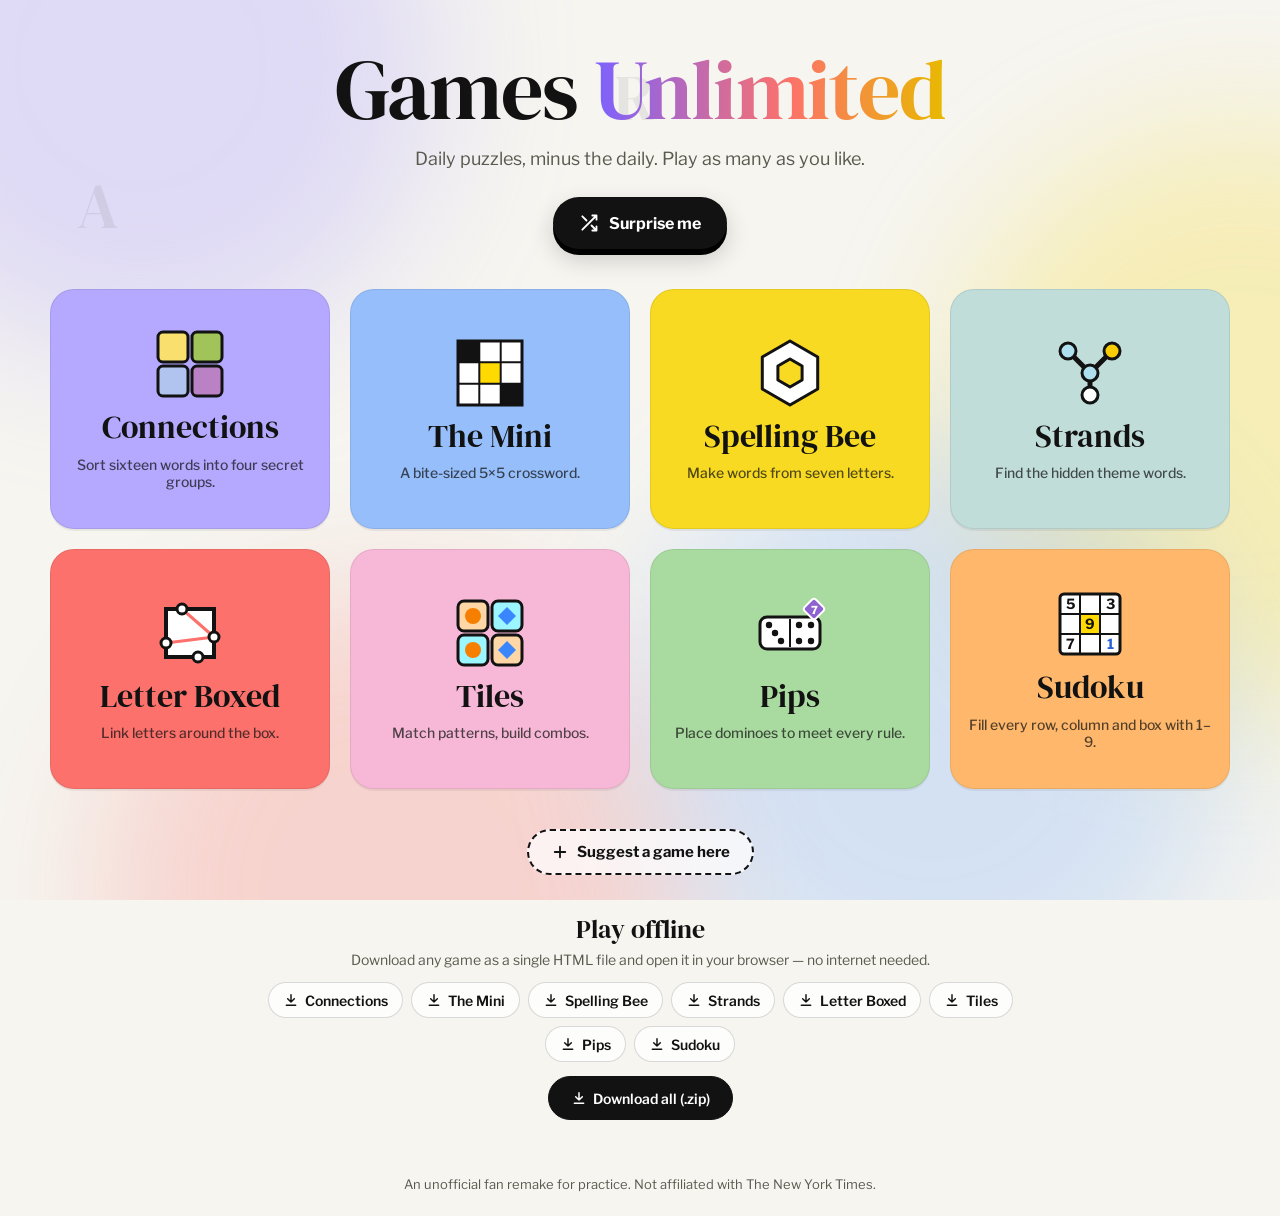
<file: index.html>
<!doctype html>
<html lang="en">
<head>
  <meta charset="utf-8">
  <meta name="viewport" content="width=device-width, initial-scale=1">
  <title>Games Unlimited</title>
  <meta name="description" content="Play Connections, The Mini, Spelling Bee, Strands, Letter Boxed, Tiles, Pips and Sudoku as many times as you like.">
  <link rel="icon" href="/favicon.svg" type="image/svg+xml">
  <link rel="preconnect" href="https://fonts.googleapis.com">
  <link rel="preconnect" href="https://fonts.gstatic.com" crossorigin>
  <link href="https://fonts.googleapis.com/css2?family=DM+Serif+Display&family=Libre+Franklin:wght@400;500;600;700;800&display=swap" rel="stylesheet">
  <link rel="stylesheet" href="/styles.css">
  <style>
    body { background: var(--page); min-height: 100vh; display: flex; flex-direction: column; overflow-x: hidden; position: relative; }
    /* soft drifting colour blobs behind everything */
    .bg { position: fixed; inset: 0; z-index: 0; pointer-events: none; overflow: hidden; }
    .bg i { position: absolute; width: 46vmax; height: 46vmax; border-radius: 50%; filter: blur(70px); opacity: 0.35; animation: drift 22s ease-in-out infinite alternate; }
    .bg i:nth-child(1) { background: #b4a8ff; top: -18vmax; left: -12vmax; }
    .bg i:nth-child(2) { background: #f7da21; top: 10vmax; right: -20vmax; animation-delay: -7s; opacity: 0.28; }
    .bg i:nth-child(3) { background: #fc716b; bottom: -22vmax; left: 8vmax; animation-delay: -13s; opacity: 0.25; }
    .bg i:nth-child(4) { background: #95befa; bottom: -10vmax; right: 4vmax; animation-delay: -3s; }
    @keyframes drift { to { transform: translate(7vmax, 5vmax) scale(1.12); } }
    /* floating letter tiles */
    .float { position: absolute; font-family: var(--serif); color: var(--ink); opacity: 0.07; font-size: 64px; animation: bob 9s ease-in-out infinite; user-select: none; }
    @keyframes bob { 50% { transform: translateY(-18px) rotate(6deg); } }
    main {
      position: relative; z-index: 1;
      flex: 1; display: flex; flex-direction: column; align-items: center; justify-content: center;
      padding: 48px 16px 32px; text-align: center;
    }
    .title {
      font-family: var(--serif); font-weight: 400; font-size: clamp(44px, 10vw, 84px);
      line-height: 1; margin: 0; letter-spacing: -0.02em; animation: rise 0.6s 0.08s both;
    }
    .title .tile-row { display: inline-flex; gap: 0.04em; }
    .title .tile-row span { display: inline-block; transition: transform 0.25s; }
    .title:hover .tile-row span:nth-child(odd) { transform: translateY(-6px) rotate(-3deg); }
    .title:hover .tile-row span:nth-child(even) { transform: translateY(-6px) rotate(3deg); }
    .title em { font-style: normal; background: linear-gradient(90deg, #7b61ff, #fc716b 55%, #e8b900); -webkit-background-clip: text; background-clip: text; color: transparent; }
    .subtitle { margin: 16px 0 28px; font-size: 18px; color: var(--muted); animation: rise 0.6s 0.16s both; }
    .surprise {
      display: inline-flex; align-items: center; gap: 10px; margin-bottom: 40px; cursor: pointer;
      background: var(--ink); color: #fff; border: 0; border-radius: 999px; padding: 0 26px; height: 52px;
      font-size: 16px; font-weight: 700; box-shadow: 0 6px 0 #000, 0 10px 24px rgba(0,0,0,.18);
      transition: transform .12s, box-shadow .12s; animation: rise 0.6s 0.24s both;
    }
    .surprise:hover { transform: translateY(-2px); box-shadow: 0 8px 0 #000, 0 14px 28px rgba(0,0,0,.22); }
    .surprise:active { transform: translateY(5px); box-shadow: 0 1px 0 #000; }
    .surprise svg { width: 20px; height: 20px; }
    .games { display: flex; gap: 20px; flex-wrap: wrap; justify-content: center; width: 100%; max-width: 1220px; }
    .game {
      position: relative; overflow: hidden;
      display: flex; flex-direction: column; align-items: center; justify-content: center; gap: 10px;
      width: 280px; max-width: 100%; height: 240px; border-radius: 24px; text-decoration: none; color: var(--ink);
      border: 1px solid rgba(0, 0, 0, 0.08); box-shadow: 0 2px 0 rgba(0, 0, 0, 0.06);
      transition: transform 0.2s cubic-bezier(.2,.8,.3,1.3), box-shadow 0.2s;
      animation: rise 0.6s calc(0.3s + var(--i) * 0.08s) both;
    }
    .game::after { /* shine sweep */
      content: ""; position: absolute; top: 0; left: -60%; width: 40%; height: 100%;
      background: linear-gradient(100deg, transparent, rgba(255,255,255,.5), transparent);
      transform: skewX(-18deg); transition: left .6s;
    }
    .game:hover::after { left: 130%; }
    .game:hover { transform: translateY(-6px) rotate(-0.6deg); box-shadow: 0 16px 32px rgba(0, 0, 0, 0.16); }
    .game:nth-child(even):hover { transform: translateY(-6px) rotate(0.6deg); }
    .game:active { transform: translateY(0) scale(.98); }
    .game:focus-visible { outline: 3px solid var(--ink); outline-offset: 3px; }
    .game .name { font-family: var(--serif); font-size: 32px; line-height: 1.1; }
    .game .tag { font-size: 14px; font-weight: 500; opacity: .72; padding: 0 16px; }
    .game .played {
      position: absolute; top: 12px; right: 12px; font-size: 12px; font-weight: 700;
      background: rgba(255,255,255,.75); border-radius: 999px; padding: 3px 10px; display: none;
    }
    .game .played.on { display: block; }
    .game.connections { background: #b4a8ff; }
    .game.mini { background: #95befa; }
    .game.bee { background: #f7da21; }
    .game.strands { background: #c0ddd9; }
    .game.boxed { background: #fc716b; }
    .game.tiles { background: #f6b8d6; }
    .game.pips { background: #a9dba0; }
    .game.sudoku { background: #ffb86b; }
    .game svg { width: 72px; height: 72px; transition: transform .35s cubic-bezier(.2,.8,.3,1.6); }
    .game:hover svg { transform: scale(1.14) rotate(-6deg); }
    .game.bee:hover svg { animation: buzz .5s; }
    @keyframes buzz { 20% { transform: rotate(-10deg) scale(1.1);} 40% { transform: rotate(10deg) scale(1.14);} 60% { transform: rotate(-8deg) scale(1.14);} 80% { transform: rotate(6deg) scale(1.14);} }
    @keyframes rise { from { opacity: 0; transform: translateY(22px); } }
    @media (max-width: 600px) {
      .games { gap: 12px; }
      .game { width: calc(50% - 6px); height: 190px; gap: 8px; border-radius: 20px; }
      .game .name { font-size: 22px; }
      .game .tag { font-size: 12px; padding: 0 10px; }
      .game svg { width: 52px; height: 52px; }
      .game:last-child:nth-child(odd) { width: 100%; }
    }
    @media (prefers-reduced-motion: reduce) { * { animation: none !important; transition: none !important; } }
    .suggest {
      position: relative; z-index: 1; display: inline-flex; align-items: center; gap: 8px; margin-top: 40px;
      padding: 0 22px; height: 46px; border-radius: 999px; border: 2px dashed var(--ink); background: rgba(255,255,255,.7);
      color: var(--ink); text-decoration: none; font-size: 15px; font-weight: 700;
      transition: transform .15s, background .15s; animation: rise 0.6s 0.8s both;
    }
    .suggest:hover { transform: translateY(-2px); background: #fff; border-style: solid; }
    .suggest:focus-visible { outline: 3px solid var(--ink); outline-offset: 3px; }
    .suggest svg { width: 18px; height: 18px; }
    .offline { position: relative; z-index: 1; margin-top: 36px; max-width: 760px; animation: rise 0.6s 0.9s both; }
    .offline h2 { font-family: var(--serif); font-weight: 400; font-size: 26px; margin: 0 0 4px; }
    .offline p { margin: 0 0 14px; font-size: 14px; color: var(--muted); }
    .downloads { display: flex; flex-wrap: wrap; gap: 8px; justify-content: center; }
    .dl {
      display: inline-flex; align-items: center; gap: 6px; height: 36px; padding: 0 14px; cursor: pointer;
      border: 1px solid rgba(0, 0, 0, 0.15); border-radius: 999px; background: rgba(255, 255, 255, 0.8);
      font-size: 14px; font-weight: 600; color: var(--ink); transition: background .15s, transform .15s;
    }
    .dl:hover:not(:disabled) { background: #fff; transform: translateY(-1px); }
    .dl:disabled { opacity: 0.7; cursor: progress; }
    .dl svg { width: 16px; height: 16px; }
    .dl.all { margin-top: 14px; height: 44px; padding: 0 22px; background: var(--ink); color: #fff; border-color: var(--ink); }
    .dl.all:hover:not(:disabled) { background: #333; }
    footer { position: relative; z-index: 1; padding: 24px 16px; text-align: center; font-size: 13px; color: var(--muted); }
  </style>
</head>
<body>
  <div class="bg" aria-hidden="true">
    <i></i><i></i><i></i><i></i>
    <span class="float" style="left:6%;top:18%;animation-delay:-2s">A</span>
    <span class="float" style="left:90%;top:30%;animation-delay:-5s">Z</span>
    <span class="float" style="left:14%;top:72%;animation-delay:-7s">Q</span>
    <span class="float" style="left:80%;top:78%;animation-delay:-1s">E</span>
    <span class="float" style="left:48%;top:6%;animation-delay:-4s">R</span>
  </div>
  <main>
    <h1 class="title">Games <em>Unlimited</em></h1>
    <p class="subtitle">Daily puzzles, minus the daily. Play as many as you like.</p>
    <button class="surprise" id="surprise" type="button">
      <svg viewBox="0 0 24 24" fill="none" stroke="currentColor" stroke-width="2.2" stroke-linecap="round" stroke-linejoin="round" aria-hidden="true"><path d="M16 3h5v5M4 20 21 3M21 16v5h-5M15 15l6 6M4 4l5 5"/></svg>
      Surprise me
    </button>
    <div class="games">
      <a class="game connections" style="--i:0" data-game="connections" href="/connections">
        <svg viewBox="0 0 72 72" aria-hidden="true">
          <rect x="4" y="4" width="30" height="30" rx="5" fill="#f9df6d" stroke="#121212" stroke-width="3"/>
          <rect x="38" y="4" width="30" height="30" rx="5" fill="#a0c35a" stroke="#121212" stroke-width="3"/>
          <rect x="4" y="38" width="30" height="30" rx="5" fill="#b0c4ef" stroke="#121212" stroke-width="3"/>
          <rect x="38" y="38" width="30" height="30" rx="5" fill="#ba81c5" stroke="#121212" stroke-width="3"/>
        </svg>
        <span class="name">Connections</span>
        <span class="tag">Sort sixteen words into four secret groups.</span>
        <span class="played"></span>
      </a>
      <a class="game mini" style="--i:1" data-game="mini" href="/mini">
        <svg viewBox="0 0 72 72" aria-hidden="true">
          <rect x="4" y="4" width="64" height="64" fill="#fff" stroke="#121212" stroke-width="3"/>
          <rect x="4" y="4" width="21.3" height="21.3" fill="#121212"/>
          <rect x="46.7" y="46.7" width="21.3" height="21.3" fill="#121212"/>
          <rect x="25.3" y="25.3" width="21.3" height="21.3" fill="#ffda00"/>
          <path d="M25.3 4v64M46.7 4v64M4 25.3h64M4 46.7h64" stroke="#121212" stroke-width="2"/>
        </svg>
        <span class="name">The Mini</span>
        <span class="tag">A bite-sized 5×5 crossword.</span>
        <span class="played"></span>
      </a>
      <a class="game bee" style="--i:2" data-game="bee" href="/spellingbee">
        <svg viewBox="0 0 72 72" aria-hidden="true">
          <path d="M36 4l27.7 16v32L36 68 8.3 52V20z" fill="#fff" stroke="#121212" stroke-width="3" stroke-linejoin="round"/>
          <path d="M36 22l12.1 7v14L36 50l-12.1-7V29z" fill="#f7da21" stroke="#121212" stroke-width="3" stroke-linejoin="round"/>
        </svg>
        <span class="name">Spelling Bee</span>
        <span class="tag">Make words from seven letters.</span>
        <span class="played"></span>
      </a>
      <a class="game strands" style="--i:3" data-game="strands" href="/strands">
        <svg viewBox="0 0 72 72" aria-hidden="true">
          <path d="M14 14L36 36L58 14M36 36V58" stroke="#121212" stroke-width="5" fill="none" stroke-linecap="round" stroke-linejoin="round"/>
          <circle cx="14" cy="14" r="8" fill="#aedfee" stroke="#121212" stroke-width="3"/>
          <circle cx="36" cy="36" r="8" fill="#aedfee" stroke="#121212" stroke-width="3"/>
          <circle cx="58" cy="14" r="8" fill="#f8cd05" stroke="#121212" stroke-width="3"/>
          <circle cx="36" cy="58" r="8" fill="#fff" stroke="#121212" stroke-width="3"/>
        </svg>
        <span class="name">Strands</span>
        <span class="tag">Find the hidden theme words.</span>
        <span class="played"></span>
      </a>
      <a class="game boxed" style="--i:4" data-game="boxed" href="/letterboxed">
        <svg viewBox="0 0 72 72" aria-hidden="true">
          <rect x="12" y="12" width="48" height="48" fill="#fff" stroke="#121212" stroke-width="4"/>
          <path d="M28 12L60 40M60 40L12 46" stroke="#fc716b" stroke-width="3" fill="none"/>
          <g fill="#fff" stroke="#121212" stroke-width="3">
            <circle cx="28" cy="12" r="5"/><circle cx="60" cy="40" r="5"/><circle cx="12" cy="46" r="5"/><circle cx="44" cy="60" r="5"/>
          </g>
        </svg>
        <span class="name">Letter Boxed</span>
        <span class="tag">Link letters around the box.</span>
        <span class="played"></span>
      </a>
      <a class="game tiles" style="--i:5" data-game="tiles" href="/tiles">
        <svg viewBox="0 0 72 72" aria-hidden="true">
          <rect x="4" y="4" width="30" height="30" rx="6" fill="#ffd6a5" stroke="#121212" stroke-width="3"/>
          <circle cx="19" cy="19" r="8" fill="#f77f00"/>
          <rect x="38" y="4" width="30" height="30" rx="6" fill="#9bf6ff" stroke="#121212" stroke-width="3"/>
          <path d="M53 10l9 9-9 9-9-9z" fill="#3a86ff"/>
          <rect x="4" y="38" width="30" height="30" rx="6" fill="#9bf6ff" stroke="#121212" stroke-width="3"/>
          <circle cx="19" cy="53" r="8" fill="#f77f00"/>
          <rect x="38" y="38" width="30" height="30" rx="6" fill="#ffd6a5" stroke="#121212" stroke-width="3"/>
          <path d="M53 44l9 9-9 9-9-9z" fill="#3a86ff"/>
        </svg>
        <span class="name">Tiles</span>
        <span class="tag">Match patterns, build combos.</span>
        <span class="played"></span>
      </a>
      <a class="game pips" style="--i:6" data-game="pips" href="/pips">
        <svg viewBox="0 0 72 72" aria-hidden="true">
          <rect x="6" y="20" width="60" height="32" rx="7" fill="#fff" stroke="#121212" stroke-width="3"/>
          <path d="M36 22v28" stroke="#121212" stroke-width="2"/>
          <g fill="#121212"><circle cx="15" cy="28" r="3.2"/><circle cx="21" cy="36" r="3.2"/><circle cx="27" cy="44" r="3.2"/><circle cx="45" cy="28" r="3.2"/><circle cx="57" cy="28" r="3.2"/><circle cx="45" cy="44" r="3.2"/><circle cx="57" cy="44" r="3.2"/></g>
          <rect x="52" y="4" width="16" height="16" rx="3" transform="rotate(45 60 12)" fill="#8e62d0" stroke="#fff" stroke-width="2"/>
          <text x="60" y="16.5" text-anchor="middle" font-family="Libre Franklin, Arial, sans-serif" font-weight="800" font-size="11" fill="#fff">7</text>
        </svg>
        <span class="name">Pips</span>
        <span class="tag">Place dominoes to meet every rule.</span>
        <span class="played"></span>
      </a>
      <a class="game sudoku" style="--i:7" data-game="sudoku" href="/sudoku">
        <svg viewBox="0 0 72 72" aria-hidden="true">
          <rect x="6" y="6" width="60" height="60" rx="4" fill="#fff" stroke="#121212" stroke-width="3"/>
          <path d="M26 6v60M46 6v60M6 26h60M6 46h60" stroke="#121212" stroke-width="2"/>
          <rect x="27" y="27" width="18" height="18" fill="#ffda00"/>
          <g font-family="Libre Franklin, Arial, sans-serif" font-weight="700" font-size="14" text-anchor="middle" fill="#121212">
            <text x="16" y="21">5</text><text x="56" y="21">3</text><text x="36" y="41">9</text><text x="16" y="61">7</text><text x="56" y="61" fill="#2860d8">1</text>
          </g>
        </svg>
        <span class="name">Sudoku</span>
        <span class="tag">Fill every row, column and box with 1–9.</span>
        <span class="played"></span>
      </a>
    </div>
    <a class="suggest" href="https://forms.gle/kB5BF8uow2mkMGDUA">
      <svg viewBox="0 0 24 24" fill="none" stroke="currentColor" stroke-width="2.4" stroke-linecap="round" aria-hidden="true"><path d="M12 5v14M5 12h14"/></svg>
      Suggest a game here
    </a>
    <section class="offline" aria-labelledby="offline-title">
      <h2 id="offline-title">Play offline</h2>
      <p>Download any game as a single HTML file and open it in your browser — no internet needed.</p>
      <div class="downloads" id="downloads"></div>
      <button type="button" class="dl all" id="download-all">
        <svg viewBox="0 0 24 24" fill="none" stroke="currentColor" stroke-width="2.2" stroke-linecap="round" stroke-linejoin="round" aria-hidden="true"><path d="M12 4v11M7 10l5 5 5-5M5 20h14"/></svg>
        <span class="dl-label">Download all (.zip)</span>
      </button>
    </section>
  </main>
  <footer>An unofficial fan remake for practice. Not affiliated with The New York Times.</footer>
  <script src="/download.js"></script>
  <script>
    (function () {
      var links = [].slice.call(document.querySelectorAll(".game"));
      // Show how many puzzles have been finished, using the stats each game already stores.
      var stat = { connections: ["conn-stats", "played"], mini: ["mini-stats", "solved"], strands: ["strands-stats", "played"], boxed: ["lb-stats", "solved"], bee: ["bee-stats", "genius", "genius"], tiles: ["tiles-stats", "played"], pips: ["pips-stats", "played", "solved"], sudoku: ["sudoku-stats", "played", "solved"] };
      links.forEach(function (a) {
        var s = stat[a.dataset.game];
        try {
          var n = (JSON.parse(localStorage.getItem(s[0])) || {})[s[1]];
          if (n) { var el = a.querySelector(".played"); el.textContent = "✓ " + n + " " + (s[2] || "played"); el.className = "played on"; }
        } catch (e) {}
      });
      document.getElementById("surprise").addEventListener("click", function () {
        location.href = links[Math.floor(Math.random() * links.length)].getAttribute("href");
      });
    })();
  </script>
</body>
</html>
</file>
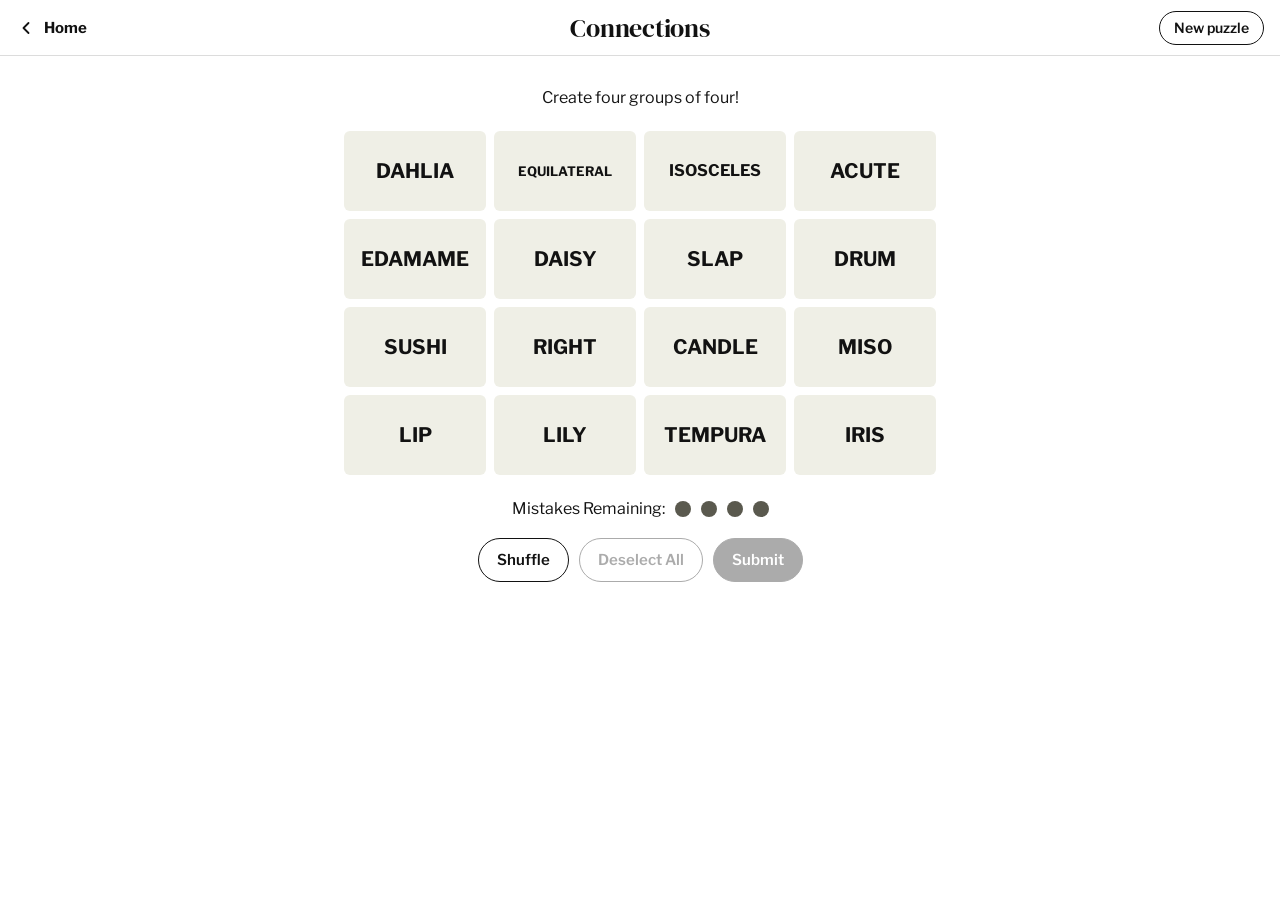
<file: connections/index.html>
<!doctype html>
<html lang="en">
<head>
  <meta charset="utf-8">
  <meta name="viewport" content="width=device-width, initial-scale=1">
  <title>Connections Unlimited</title>
  <meta name="description" content="Group sixteen words into four sets of four. Endless puzzles.">
  <link rel="icon" href="/favicon.svg" type="image/svg+xml">
  <link rel="preconnect" href="https://fonts.googleapis.com">
  <link rel="preconnect" href="https://fonts.gstatic.com" crossorigin>
  <link href="https://fonts.googleapis.com/css2?family=DM+Serif+Display&family=Libre+Franklin:wght@400;500;600;700;800&display=swap" rel="stylesheet">
  <link rel="stylesheet" href="/styles.css">
  <link rel="stylesheet" href="/connections/connections.css">
</head>
<body>
  <header class="topbar">
    <a class="home" href="/" aria-label="Back to home">
      <svg viewBox="0 0 24 24" fill="none" stroke="currentColor" stroke-width="2.2" stroke-linecap="round" stroke-linejoin="round"><path d="M15 18l-6-6 6-6"/></svg>
      <span class="home-label">Home</span>
    </a>
    <h1>Connections</h1>
    <div class="actions">
      <button class="pill small" id="new-btn">New puzzle</button>
    </div>
  </header>

  <main class="board-wrap">
    <p class="prompt">Create four groups of four!</p>
    <div class="board" id="board" aria-live="polite"></div>
    <div class="mistakes" id="mistakes">
      <span>Mistakes Remaining:</span>
      <span class="dots" id="dots"></span>
    </div>
    <div class="controls" id="controls">
      <button class="pill" id="shuffle-btn">Shuffle</button>
      <button class="pill" id="deselect-btn" disabled>Deselect All</button>
      <button class="pill solid" id="submit-btn" disabled>Submit</button>
    </div>
    <div class="controls" id="end-controls" hidden>
      <button class="pill" id="results-btn">View Results</button>
      <button class="pill solid" id="next-btn">Next Puzzle</button>
    </div>
  </main>

  <div class="toast-wrap" id="toasts"></div>

  <div class="modal-backdrop" id="modal">
    <div class="modal" role="dialog" aria-modal="true" aria-labelledby="modal-title">
      <button class="close" id="modal-close" aria-label="Close">&times;</button>
      <h2 id="modal-title">Great!</h2>
      <p id="modal-sub"></p>
      <div class="emoji-grid" id="emoji-grid"></div>
      <div class="stats" id="stats"></div>
      <div class="buttons">
        <button class="pill" id="share-btn">Share</button>
        <button class="pill solid" id="modal-next">Next Puzzle</button>
      </div>
    </div>
  </div>

  <script src="/common.js"></script>
  <script src="/connections/categories.js"></script>
  <script src="/connections/connections.js"></script>
</body>
</html>
</file>
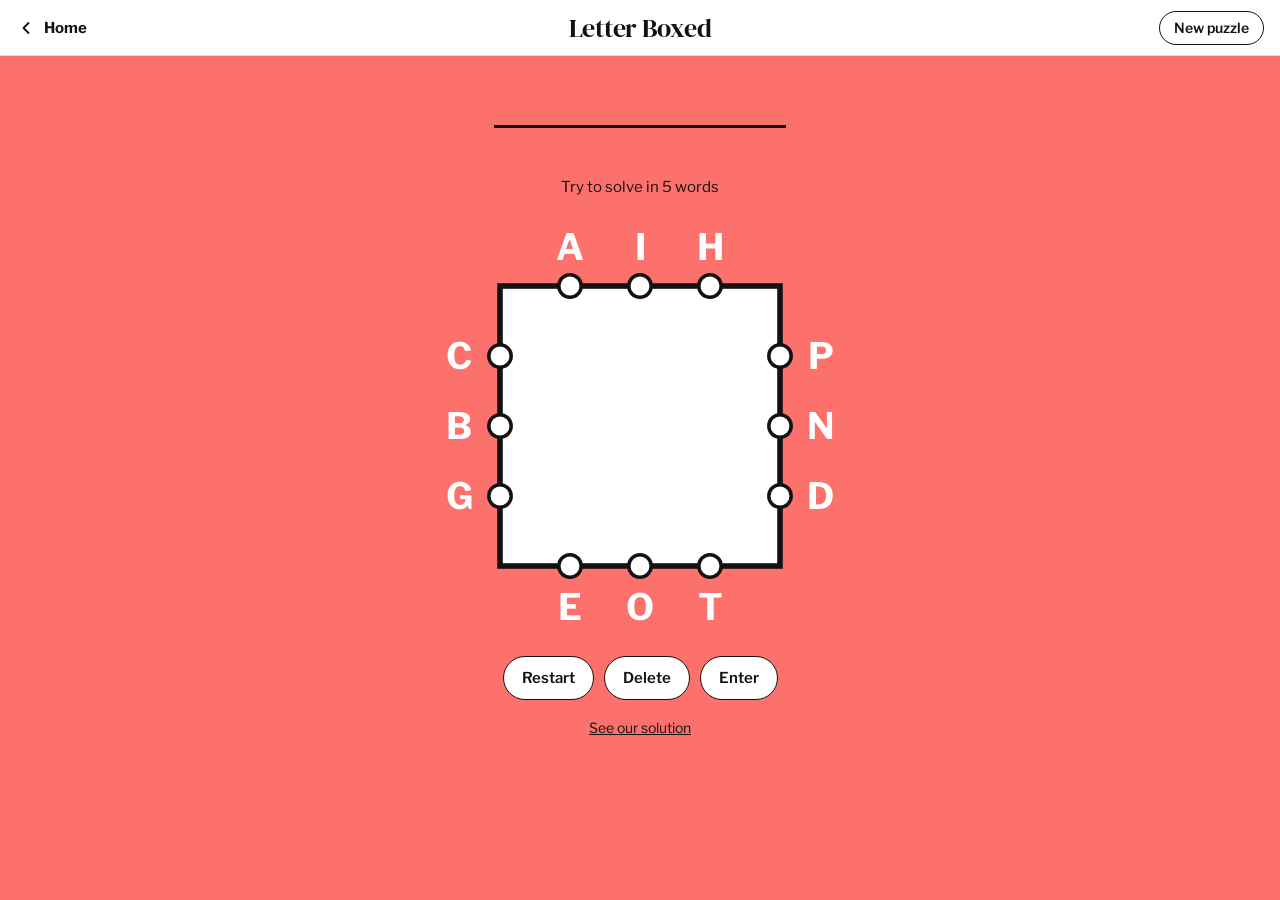
<file: letterboxed/index.html>
<!doctype html>
<html lang="en">
<head>
  <meta charset="utf-8">
  <meta name="viewport" content="width=device-width, initial-scale=1">
  <title>Letter Boxed Unlimited</title>
  <meta name="description" content="Connect letters around the box to use all twelve. Endless puzzles.">
  <link rel="icon" href="/favicon.svg" type="image/svg+xml">
  <link rel="preconnect" href="https://fonts.googleapis.com">
  <link rel="preconnect" href="https://fonts.gstatic.com" crossorigin>
  <link href="https://fonts.googleapis.com/css2?family=DM+Serif+Display&family=Libre+Franklin:wght@400;500;600;700;800&display=swap" rel="stylesheet">
  <link rel="stylesheet" href="/styles.css">
  <link rel="stylesheet" href="/letterboxed/letterboxed.css">
</head>
<body>
  <header class="topbar">
    <a class="home" href="/" aria-label="Back to home">
      <svg viewBox="0 0 24 24" fill="none" stroke="currentColor" stroke-width="2.2" stroke-linecap="round" stroke-linejoin="round"><path d="M15 18l-6-6 6-6"/></svg>
      <span class="home-label">Home</span>
    </a>
    <h1>Letter Boxed</h1>
    <div class="actions">
      <button class="pill small" id="new-btn">New puzzle</button>
    </div>
  </header>

  <main class="lb">
    <section class="entry">
      <div class="current" id="current" aria-live="polite"></div>
      <div class="played" id="played"></div>
      <p class="par" id="par"></p>
    </section>

    <section class="box-wrap">
      <svg class="box" id="box" viewBox="0 0 300 300" role="group" aria-label="Letter box"></svg>
    </section>

    <div class="controls">
      <button class="pill" id="restart-btn">Restart</button>
      <button class="pill" id="delete-btn">Delete</button>
      <button class="pill" id="enter-btn">Enter</button>
    </div>
    <button class="link-btn" id="giveup-btn">See our solution</button>
  </main>

  <div class="toast-wrap" id="toasts"></div>

  <div class="modal-backdrop" id="modal">
    <div class="modal" role="dialog" aria-modal="true" aria-labelledby="modal-title">
      <button class="close" id="modal-close" aria-label="Close">&times;</button>
      <h2 id="modal-title">Puzzle solved!</h2>
      <p id="modal-sub"></p>
      <p class="solution" id="modal-solution"></p>
      <div class="stats" id="stats"></div>
      <div class="buttons">
        <button class="pill" id="share-btn">Share</button>
        <button class="pill solid" id="modal-next">Next Puzzle</button>
      </div>
    </div>
  </div>

  <script src="/common.js"></script>
  <script src="/words/common.js"></script>
  <script src="/letterboxed/letterboxed.js"></script>
</body>
</html>
</file>
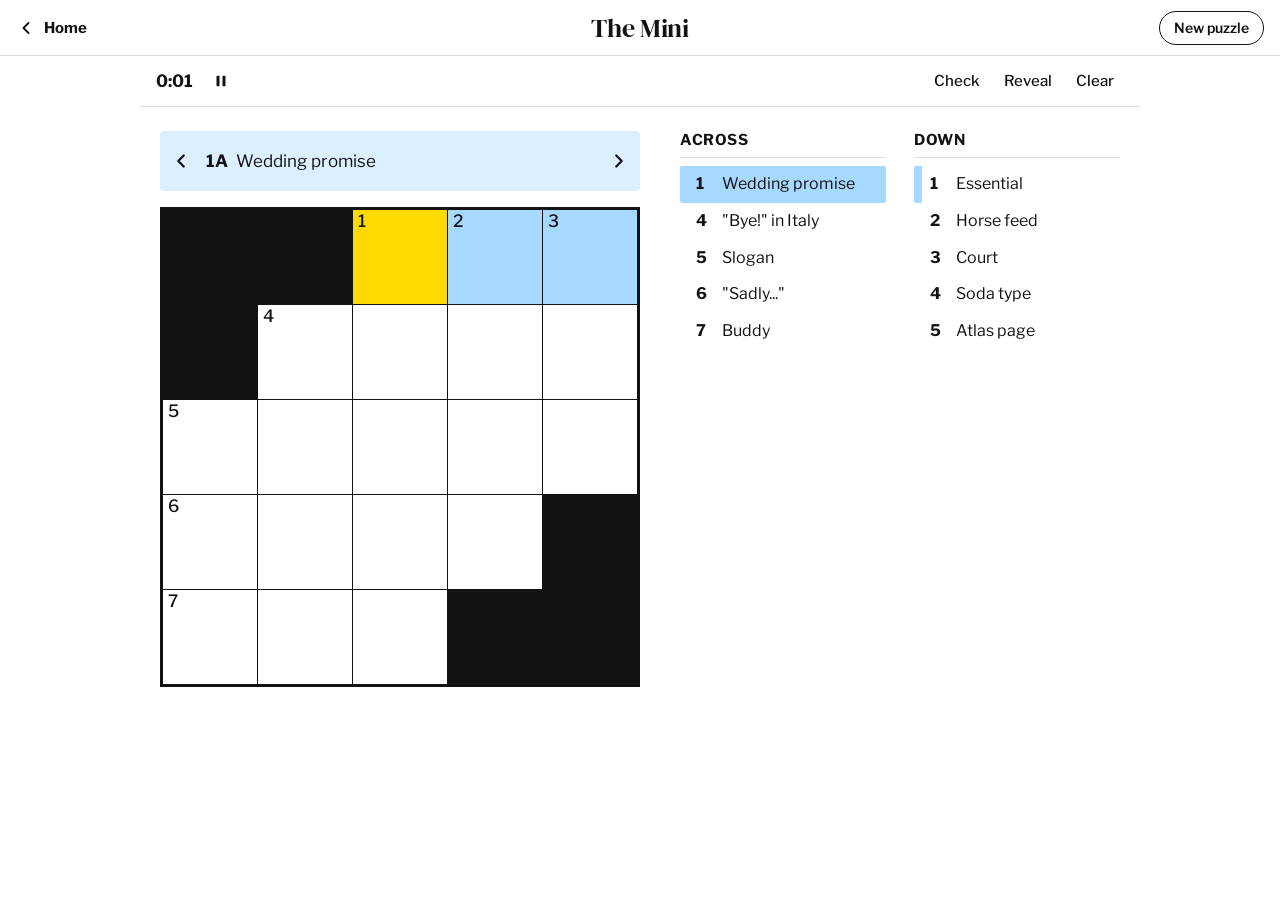
<file: mini/index.html>
<!doctype html>
<html lang="en">
<head>
  <meta charset="utf-8">
  <meta name="viewport" content="width=device-width, initial-scale=1, maximum-scale=1">
  <title>The Mini Unlimited</title>
  <meta name="description" content="Endless 5x5 mini crosswords.">
  <link rel="icon" href="/favicon.svg" type="image/svg+xml">
  <link rel="preconnect" href="https://fonts.googleapis.com">
  <link rel="preconnect" href="https://fonts.gstatic.com" crossorigin>
  <link href="https://fonts.googleapis.com/css2?family=DM+Serif+Display&family=Libre+Franklin:wght@400;500;600;700;800&display=swap" rel="stylesheet">
  <link rel="stylesheet" href="/styles.css">
  <link rel="stylesheet" href="/mini/mini.css">
</head>
<body>
  <header class="topbar">
    <a class="home" href="/" aria-label="Back to home">
      <svg viewBox="0 0 24 24" fill="none" stroke="currentColor" stroke-width="2.2" stroke-linecap="round" stroke-linejoin="round"><path d="M15 18l-6-6 6-6"/></svg>
      <span class="home-label">Home</span>
    </a>
    <h1>The Mini</h1>
    <div class="actions">
      <button class="pill small" id="new-btn">New puzzle</button>
    </div>
  </header>

  <div class="toolbar">
    <div class="timer-wrap">
      <span class="timer" id="timer">0:00</span>
      <button class="icon-btn" id="pause-btn" aria-label="Pause">
        <svg viewBox="0 0 24 24"><rect x="6" y="5" width="4" height="14" rx="1"/><rect x="14" y="5" width="4" height="14" rx="1"/></svg>
      </button>
    </div>
    <div class="menus">
      <div class="menu">
        <button class="menu-btn" data-menu="check">Check</button>
        <div class="menu-list" id="menu-check">
          <button data-action="check-square">Square</button>
          <button data-action="check-word">Word</button>
          <button data-action="check-puzzle">Puzzle</button>
          <button data-action="autocheck">Autocheck <span class="checkmark" id="autocheck-mark"></span></button>
        </div>
      </div>
      <div class="menu">
        <button class="menu-btn" data-menu="reveal">Reveal</button>
        <div class="menu-list" id="menu-reveal">
          <button data-action="reveal-square">Square</button>
          <button data-action="reveal-word">Word</button>
          <button data-action="reveal-puzzle">Puzzle</button>
        </div>
      </div>
      <button class="menu-btn" data-action="clear">Clear</button>
    </div>
  </div>

  <main class="layout">
    <section class="puzzle">
      <div class="clue-bar" id="clue-bar">
        <button class="clue-arrow" id="prev-clue" aria-label="Previous clue">
          <svg viewBox="0 0 24 24"><path d="M15 18l-6-6 6-6" fill="none" stroke="currentColor" stroke-width="2.4" stroke-linecap="round" stroke-linejoin="round"/></svg>
        </button>
        <div class="clue-text" id="clue-text"></div>
        <button class="clue-arrow" id="next-clue" aria-label="Next clue">
          <svg viewBox="0 0 24 24"><path d="M9 6l6 6-6 6" fill="none" stroke="currentColor" stroke-width="2.4" stroke-linecap="round" stroke-linejoin="round"/></svg>
        </button>
      </div>
      <div class="grid-wrap">
        <div class="grid" id="grid" role="grid" aria-label="Crossword grid"></div>
        <div class="paused" id="paused" hidden>
          <p>Your game is paused.</p>
          <button class="pill solid" id="resume-btn">Resume</button>
        </div>
      </div>
    </section>
    <aside class="clue-lists">
      <div class="clue-col">
        <h2>Across</h2>
        <ol id="across-list"></ol>
      </div>
      <div class="clue-col">
        <h2>Down</h2>
        <ol id="down-list"></ol>
      </div>
    </aside>
  </main>

  <div class="keyboard" id="keyboard"></div>

  <div class="toast-wrap" id="toasts"></div>

  <div class="modal-backdrop" id="modal">
    <div class="modal" role="dialog" aria-modal="true" aria-labelledby="modal-title">
      <button class="close" id="modal-close" aria-label="Close">&times;</button>
      <div class="star" aria-hidden="true">★</div>
      <h2 id="modal-title">Congratulations!</h2>
      <p id="modal-sub"></p>
      <div class="stats" id="stats"></div>
      <div class="buttons">
        <button class="pill" id="share-btn">Share</button>
        <button class="pill solid" id="modal-next">Next Puzzle</button>
      </div>
    </div>
  </div>

  <script src="/common.js"></script>
  <script src="/mini/clues.js"></script>
  <script src="/mini/puzzles.js"></script>
  <script src="/mini/mini.js"></script>
</body>
</html>
</file>
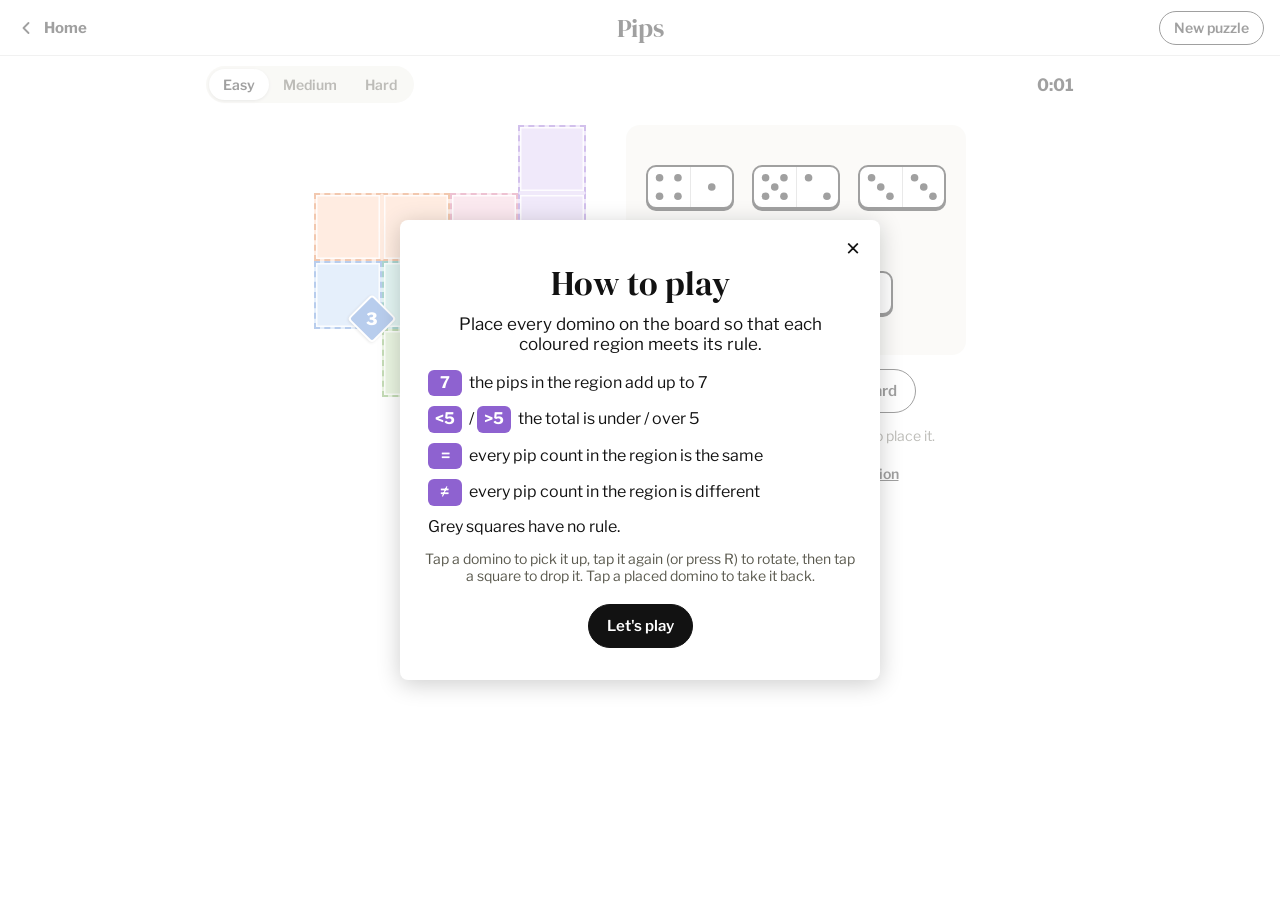
<file: pips/index.html>
<!doctype html>
<html lang="en">
<head>
  <meta charset="utf-8">
  <meta name="viewport" content="width=device-width, initial-scale=1, maximum-scale=1">
  <title>Pips Unlimited</title>
  <meta name="description" content="Place every domino so each region's rule is met. Endless boards.">
  <link rel="icon" href="/favicon.svg" type="image/svg+xml">
  <link rel="preconnect" href="https://fonts.googleapis.com">
  <link rel="preconnect" href="https://fonts.gstatic.com" crossorigin>
  <link href="https://fonts.googleapis.com/css2?family=DM+Serif+Display&family=Libre+Franklin:wght@400;500;600;700;800&display=swap" rel="stylesheet">
  <link rel="stylesheet" href="/styles.css">
  <link rel="stylesheet" href="/pips/pips.css">
</head>
<body>
  <header class="topbar">
    <a class="home" href="/" aria-label="Back to home">
      <svg viewBox="0 0 24 24" fill="none" stroke="currentColor" stroke-width="2.2" stroke-linecap="round" stroke-linejoin="round"><path d="M15 18l-6-6 6-6"/></svg>
      <span class="home-label">Home</span>
    </a>
    <h1>Pips</h1>
    <div class="actions">
      <button class="pill small" id="new-btn">New puzzle</button>
    </div>
  </header>

  <div class="sub-bar">
    <div class="levels" id="levels" role="tablist" aria-label="Difficulty">
      <button data-level="easy" role="tab">Easy</button>
      <button data-level="medium" role="tab">Medium</button>
      <button data-level="hard" role="tab">Hard</button>
    </div>
    <span class="timer" id="timer">0:00</span>
  </div>

  <main class="pips">
    <div class="board-col">
      <div class="board" id="board" aria-label="Pips board"></div>
    </div>
    <section class="side">
      <div class="tray" id="tray" aria-label="Dominoes"></div>
      <div class="side-actions">
        <button class="pill" id="rotate-btn" disabled>
          <svg viewBox="0 0 24 24" fill="none" stroke="currentColor" stroke-width="2.2" stroke-linecap="round" stroke-linejoin="round"><path d="M21 12a9 9 0 1 1-3-6.7L21 8"/><path d="M21 3v5h-5"/></svg>
          Rotate
        </button>
        <button class="pill" id="clear-btn">Clear board</button>
      </div>
      <p class="tip" id="tip">Tap a domino, then tap the board to place it.</p>
      <div class="links">
        <button class="link-btn" id="help-btn">How to play</button>
        <button class="link-btn" id="reveal-btn">Reveal solution</button>
      </div>
    </section>
  </main>

  <div class="toast-wrap" id="toasts"></div>

  <div class="modal-backdrop" id="help">
    <div class="modal" role="dialog" aria-modal="true" aria-labelledby="help-title">
      <button class="close" data-close="help" aria-label="Close">&times;</button>
      <h2 id="help-title">How to play</h2>
      <p>Place every domino on the board so that each coloured region meets its rule.</p>
      <ul class="rules">
        <li><b class="chip">7</b> the pips in the region add up to 7</li>
        <li><b class="chip">&lt;5</b> / <b class="chip">&gt;5</b> the total is under / over 5</li>
        <li><b class="chip">=</b> every pip count in the region is the same</li>
        <li><b class="chip">≠</b> every pip count in the region is different</li>
        <li>Grey squares have no rule.</li>
      </ul>
      <p class="small">Tap a domino to pick it up, tap it again (or press R) to rotate, then tap a square to drop it. Tap a placed domino to take it back.</p>
      <div class="buttons"><button class="pill solid" data-close="help">Let's play</button></div>
    </div>
  </div>

  <div class="modal-backdrop" id="modal">
    <div class="modal" role="dialog" aria-modal="true" aria-labelledby="modal-title">
      <button class="close" data-close="modal" aria-label="Close">&times;</button>
      <h2 id="modal-title">Solved!</h2>
      <p id="modal-sub"></p>
      <div class="stats" id="stats"></div>
      <div class="buttons">
        <button class="pill" id="share-btn">Share</button>
        <button class="pill solid" id="modal-next">Next Puzzle</button>
      </div>
    </div>
  </div>

  <script src="/common.js"></script>
  <script src="/pips/generator.js"></script>
  <script src="/pips/pips.js"></script>
</body>
</html>
</file>
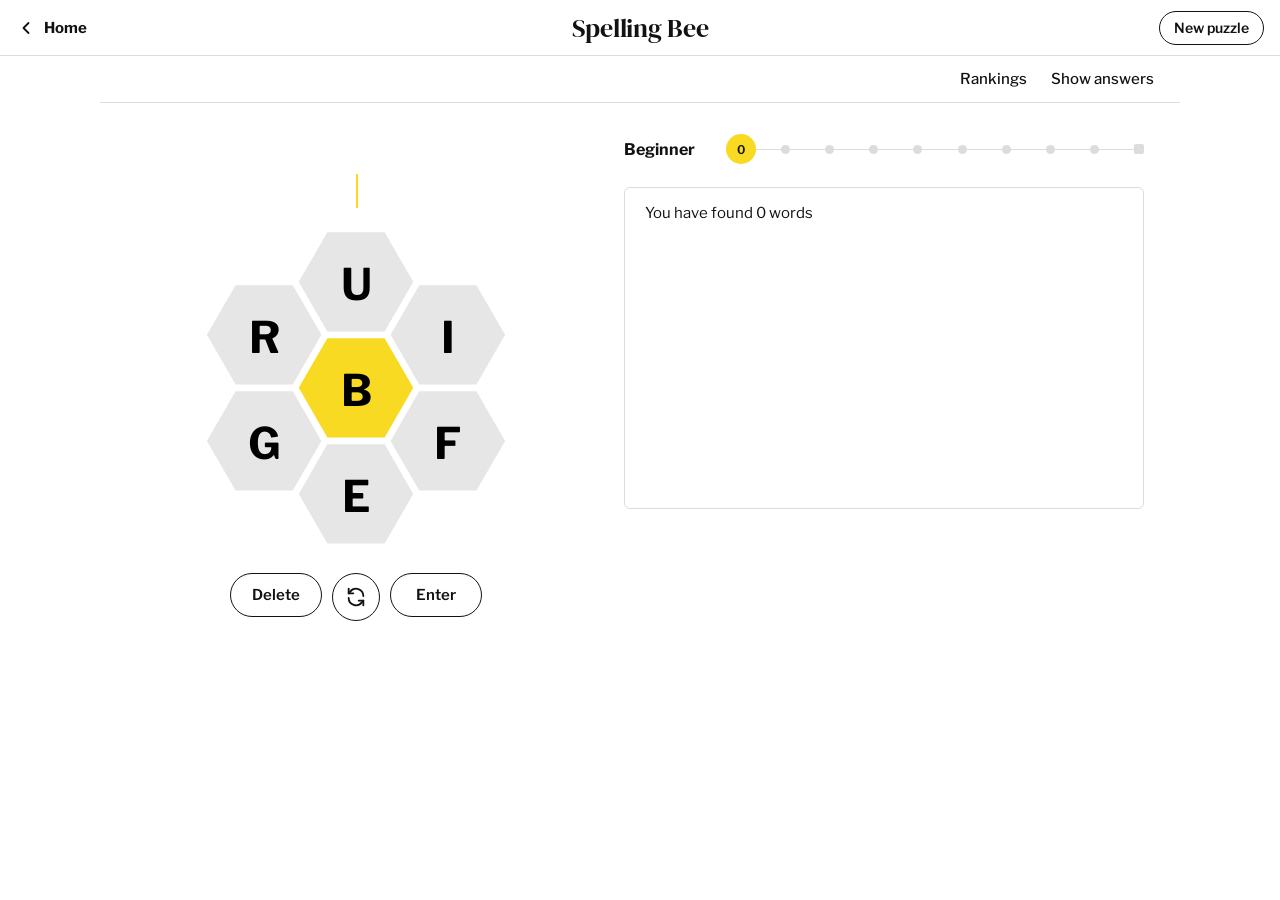
<file: spellingbee/index.html>
<!doctype html>
<html lang="en">
<head>
  <meta charset="utf-8">
  <meta name="viewport" content="width=device-width, initial-scale=1, maximum-scale=1">
  <title>Spelling Bee Unlimited</title>
  <meta name="description" content="Make words from seven letters. Endless honeycombs.">
  <link rel="icon" href="/favicon.svg" type="image/svg+xml">
  <link rel="preconnect" href="https://fonts.googleapis.com">
  <link rel="preconnect" href="https://fonts.gstatic.com" crossorigin>
  <link href="https://fonts.googleapis.com/css2?family=DM+Serif+Display&family=Libre+Franklin:wght@400;500;600;700;800&display=swap" rel="stylesheet">
  <link rel="stylesheet" href="/styles.css">
  <link rel="stylesheet" href="/spellingbee/spellingbee.css">
</head>
<body>
  <header class="topbar">
    <a class="home" href="/" aria-label="Back to home">
      <svg viewBox="0 0 24 24" fill="none" stroke="currentColor" stroke-width="2.2" stroke-linecap="round" stroke-linejoin="round"><path d="M15 18l-6-6 6-6"/></svg>
      <span class="home-label">Home</span>
    </a>
    <h1>Spelling Bee</h1>
    <div class="actions">
      <button class="pill small" id="new-btn">New puzzle</button>
    </div>
  </header>

  <div class="bee-toolbar">
    <button class="text-btn" id="rankings-btn">Rankings</button>
    <button class="text-btn" id="giveup-btn">Show answers</button>
  </div>

  <main class="bee-layout">
    <section class="bee-status">
      <button class="rank" id="rank" aria-label="Show rankings">
        <span class="rank-name" id="rank-name">Beginner</span>
        <span class="rank-track">
          <span class="rank-line"></span>
          <span class="rank-dots" id="rank-dots"></span>
        </span>
      </button>
      <div class="wordlist" id="wordlist">
        <button class="wordlist-head" id="wordlist-head" aria-expanded="false">
          <span id="wordlist-summary">You have found 0 words</span>
          <svg class="chev" viewBox="0 0 24 24" fill="none" stroke="currentColor" stroke-width="2.2" stroke-linecap="round" stroke-linejoin="round"><path d="M6 9l6 6 6-6"/></svg>
        </button>
        <div class="wordlist-body">
          <p class="wordlist-count" id="wordlist-count">You have found 0 words</p>
          <ul id="found-list"></ul>
        </div>
      </div>
    </section>

    <section class="bee-play">
      <div class="msg-wrap"><div class="msg" id="msg"></div></div>
      <div class="input" id="input" aria-live="polite"><span id="input-letters"></span><span class="caret"></span></div>
      <svg class="hive" id="hive" viewBox="-131 -137 262 274" role="group" aria-label="Letters"></svg>
      <div class="hive-actions">
        <button class="pill" id="delete-btn">Delete</button>
        <button class="pill round" id="shuffle-btn" aria-label="Shuffle letters">
          <svg viewBox="0 0 24 24" fill="none" stroke="currentColor" stroke-width="2" stroke-linecap="round" stroke-linejoin="round"><path d="M20 11a8 8 0 0 0-14.3-4.9L4 8"/><path d="M4 3v5h5"/><path d="M4 13a8 8 0 0 0 14.3 4.9L20 16"/><path d="M20 21v-5h-5"/></svg>
        </button>
        <button class="pill" id="enter-btn">Enter</button>
      </div>
    </section>
  </main>

  <div class="toast-wrap" id="toasts"></div>

  <div class="modal-backdrop" id="ranks-modal">
    <div class="modal" role="dialog" aria-modal="true" aria-labelledby="ranks-title">
      <button class="close" data-close="ranks-modal" aria-label="Close">&times;</button>
      <h2 id="ranks-title">Rankings</h2>
      <p>Ranks are based on a percentage of possible points in a puzzle.</p>
      <table class="ranks-table" id="ranks-table"></table>
    </div>
  </div>

  <div class="modal-backdrop" id="modal">
    <div class="modal" role="dialog" aria-modal="true" aria-labelledby="modal-title">
      <button class="close" data-close="modal" aria-label="Close">&times;</button>
      <div class="bee-badge" id="modal-badge" aria-hidden="true">🐝</div>
      <h2 id="modal-title">Genius!</h2>
      <p id="modal-sub"></p>
      <div class="stats" id="stats"></div>
      <div class="buttons">
        <button class="pill" id="keep-btn">Keep playing</button>
        <button class="pill solid" id="modal-next">Next Puzzle</button>
      </div>
    </div>
  </div>

  <script src="/common.js"></script>
  <script src="/words/common.js"></script>
  <script src="/spellingbee/spellingbee.js"></script>
</body>
</html>
</file>
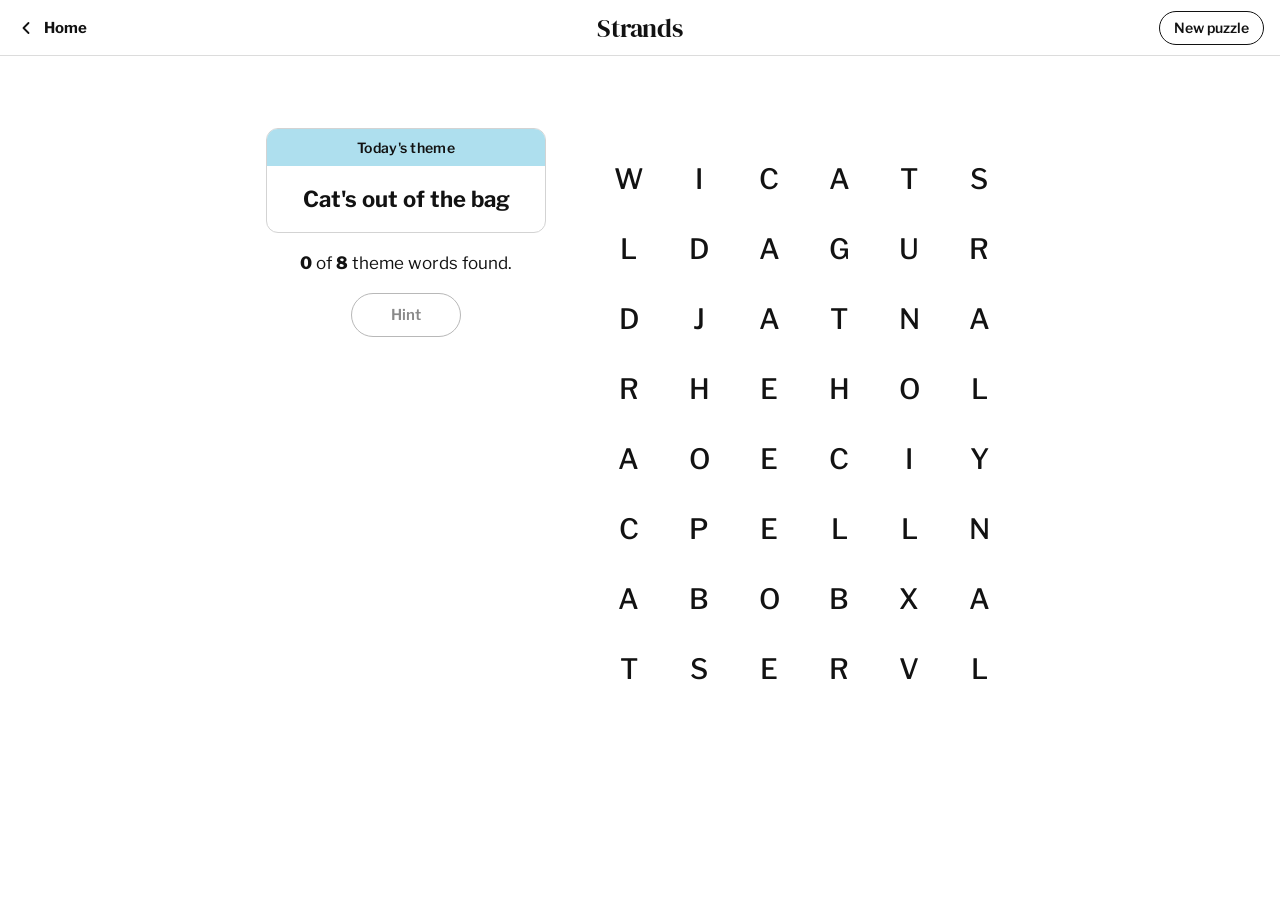
<file: strands/index.html>
<!doctype html>
<html lang="en">
<head>
  <meta charset="utf-8">
  <meta name="viewport" content="width=device-width, initial-scale=1, maximum-scale=1">
  <title>Strands Unlimited</title>
  <meta name="description" content="Find the theme words hidden in the grid. Endless puzzles.">
  <link rel="icon" href="/favicon.svg" type="image/svg+xml">
  <link rel="preconnect" href="https://fonts.googleapis.com">
  <link rel="preconnect" href="https://fonts.gstatic.com" crossorigin>
  <link href="https://fonts.googleapis.com/css2?family=DM+Serif+Display&family=Libre+Franklin:wght@400;500;600;700;800&display=swap" rel="stylesheet">
  <link rel="stylesheet" href="/styles.css">
  <link rel="stylesheet" href="/strands/strands.css">
</head>
<body>
  <header class="topbar">
    <a class="home" href="/" aria-label="Back to home">
      <svg viewBox="0 0 24 24" fill="none" stroke="currentColor" stroke-width="2.2" stroke-linecap="round" stroke-linejoin="round"><path d="M15 18l-6-6 6-6"/></svg>
      <span class="home-label">Home</span>
    </a>
    <h1>Strands</h1>
    <div class="actions">
      <button class="pill small" id="new-btn">New puzzle</button>
    </div>
  </header>

  <main class="layout">
    <section class="side">
      <div class="theme-card">
        <div class="theme-head">Today's theme</div>
        <div class="theme-clue" id="clue"></div>
      </div>
      <p class="progress" id="progress"></p>
      <button class="pill hint-btn" id="hint-btn" disabled>
        <span class="hint-fill" id="hint-fill"></span>
        <span class="hint-label">Hint</span>
      </button>
    </section>

    <section class="play">
      <div class="current" id="current">&nbsp;</div>
      <div class="board" id="board">
        <svg class="lines" id="lines" viewBox="0 0 600 800" preserveAspectRatio="none" aria-hidden="true"></svg>
      </div>
      <div class="mobile-controls">
        <button class="pill hint-btn" id="hint-btn-m" disabled>
          <span class="hint-fill" id="hint-fill-m"></span>
          <span class="hint-label">Hint</span>
        </button>
      </div>
    </section>
  </main>

  <div class="toast-wrap" id="toasts"></div>

  <div class="modal-backdrop" id="modal">
    <div class="modal" role="dialog" aria-modal="true" aria-labelledby="modal-title">
      <button class="close" id="modal-close" aria-label="Close">&times;</button>
      <h2 id="modal-title">Perfect!</h2>
      <p id="modal-sub"></p>
      <div class="summary" id="summary"></div>
      <div class="stats" id="stats"></div>
      <div class="buttons">
        <button class="pill" id="share-btn">Share</button>
        <button class="pill solid" id="modal-next">Next Puzzle</button>
      </div>
    </div>
  </div>

  <script src="/common.js"></script>
  <script src="/words/common.js"></script>
  <script src="/strands/themes.js"></script>
  <script src="/strands/generator.js"></script>
  <script src="/strands/strands.js"></script>
</body>
</html>
</file>
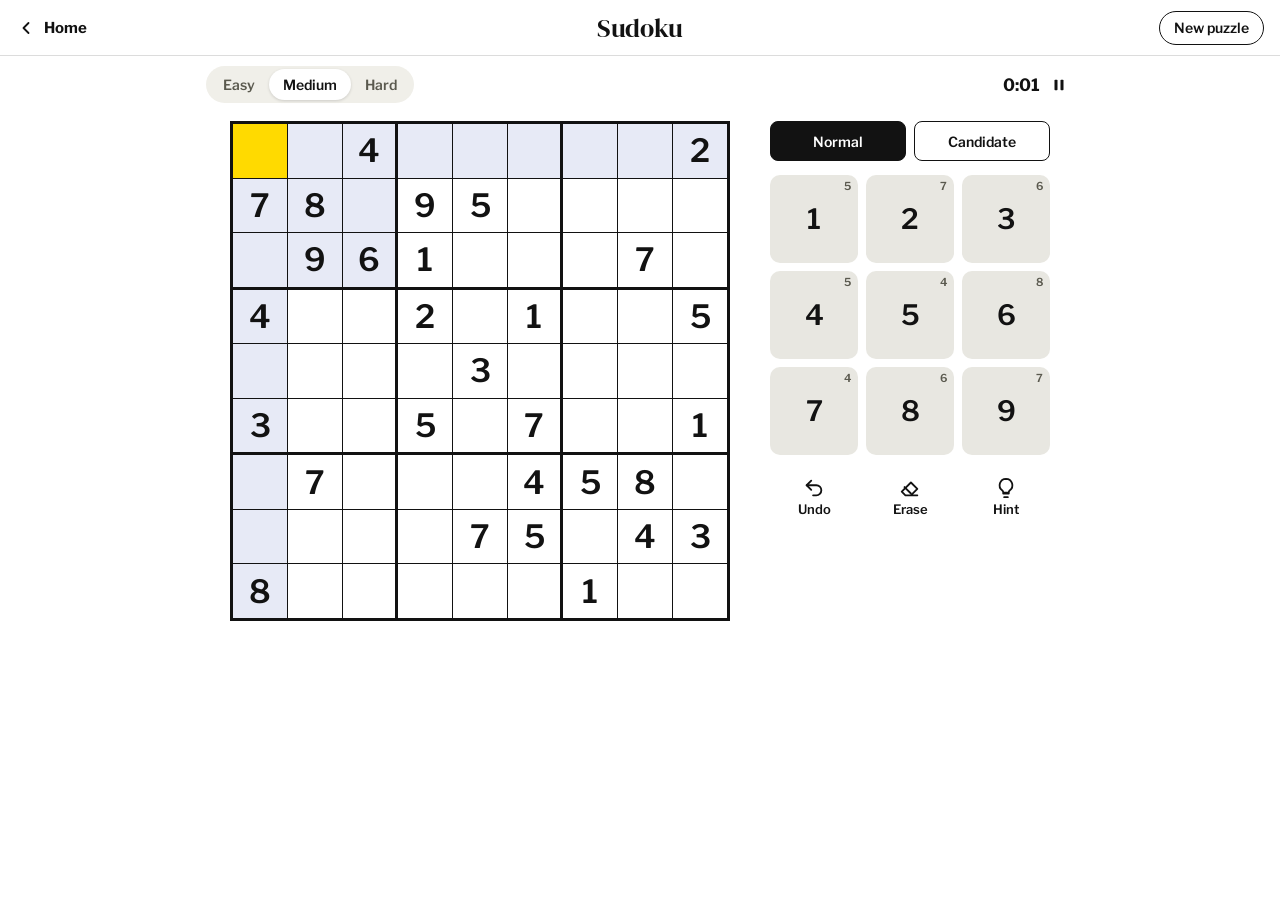
<file: sudoku/index.html>
<!doctype html>
<html lang="en">
<head>
  <meta charset="utf-8">
  <meta name="viewport" content="width=device-width, initial-scale=1, maximum-scale=1">
  <title>Sudoku Unlimited</title>
  <meta name="description" content="Fill the grid so every row, column and box has 1 to 9. Endless puzzles.">
  <link rel="icon" href="/favicon.svg" type="image/svg+xml">
  <link rel="preconnect" href="https://fonts.googleapis.com">
  <link rel="preconnect" href="https://fonts.gstatic.com" crossorigin>
  <link href="https://fonts.googleapis.com/css2?family=DM+Serif+Display&family=Libre+Franklin:wght@400;500;600;700;800&display=swap" rel="stylesheet">
  <link rel="stylesheet" href="/styles.css">
  <link rel="stylesheet" href="/sudoku/sudoku.css">
</head>
<body>
  <header class="topbar">
    <a class="home" href="/" aria-label="Back to home">
      <svg viewBox="0 0 24 24" fill="none" stroke="currentColor" stroke-width="2.2" stroke-linecap="round" stroke-linejoin="round"><path d="M15 18l-6-6 6-6"/></svg>
      <span class="home-label">Home</span>
    </a>
    <h1>Sudoku</h1>
    <div class="actions">
      <button class="pill small" id="new-btn">New puzzle</button>
    </div>
  </header>

  <div class="sub-bar">
    <div class="levels" id="levels" role="tablist" aria-label="Difficulty">
      <button data-level="easy" role="tab">Easy</button>
      <button data-level="medium" role="tab">Medium</button>
      <button data-level="hard" role="tab">Hard</button>
    </div>
    <div class="timer-wrap">
      <span class="timer" id="timer">0:00</span>
      <button class="icon-btn" id="pause-btn" aria-label="Pause">
        <svg viewBox="0 0 24 24"><rect x="6" y="5" width="4" height="14" rx="1"/><rect x="14" y="5" width="4" height="14" rx="1"/></svg>
      </button>
    </div>
  </div>

  <main class="sudoku">
    <div class="grid-wrap">
      <div class="grid" id="grid" role="grid" aria-label="Sudoku grid"></div>
      <div class="paused" id="paused" hidden>
        <p>Paused</p>
        <button class="pill solid" id="resume-btn">Resume</button>
      </div>
    </div>

    <section class="panel">
      <div class="modes">
        <button class="mode on" id="mode-normal">Normal</button>
        <button class="mode" id="mode-notes">Candidate</button>
      </div>
      <div class="pad" id="pad"></div>
      <div class="tools">
        <button class="tool" id="undo-btn">
          <svg viewBox="0 0 24 24" fill="none" stroke="currentColor" stroke-width="2" stroke-linecap="round" stroke-linejoin="round"><path d="M9 14 4 9l5-5"/><path d="M4 9h10.5a5.5 5.5 0 0 1 0 11H11"/></svg>
          Undo
        </button>
        <button class="tool" id="erase-btn">
          <svg viewBox="0 0 24 24" fill="none" stroke="currentColor" stroke-width="2" stroke-linecap="round" stroke-linejoin="round"><path d="M20 20H7L3 16l10-10 7 7-6.5 6.5"/><path d="m6 11 7 7"/></svg>
          Erase
        </button>
        <button class="tool" id="hint-btn">
          <svg viewBox="0 0 24 24" fill="none" stroke="currentColor" stroke-width="2" stroke-linecap="round" stroke-linejoin="round"><path d="M9 18h6M10 22h4"/><path d="M12 2a7 7 0 0 0-4 12.7c.6.5 1 1.3 1 2.3h6c0-1 .4-1.8 1-2.3A7 7 0 0 0 12 2z"/></svg>
          Hint
        </button>
      </div>
    </section>
  </main>

  <div class="toast-wrap" id="toasts"></div>

  <div class="modal-backdrop" id="modal">
    <div class="modal" role="dialog" aria-modal="true" aria-labelledby="modal-title">
      <button class="close" id="modal-close" aria-label="Close">&times;</button>
      <h2 id="modal-title">Solved!</h2>
      <p id="modal-sub"></p>
      <div class="stats" id="stats"></div>
      <div class="buttons">
        <button class="pill" id="share-btn">Share</button>
        <button class="pill solid" id="modal-next">Next Puzzle</button>
      </div>
    </div>
  </div>

  <script src="/common.js"></script>
  <script src="/sudoku/generator.js"></script>
  <script src="/sudoku/sudoku.js"></script>
</body>
</html>
</file>
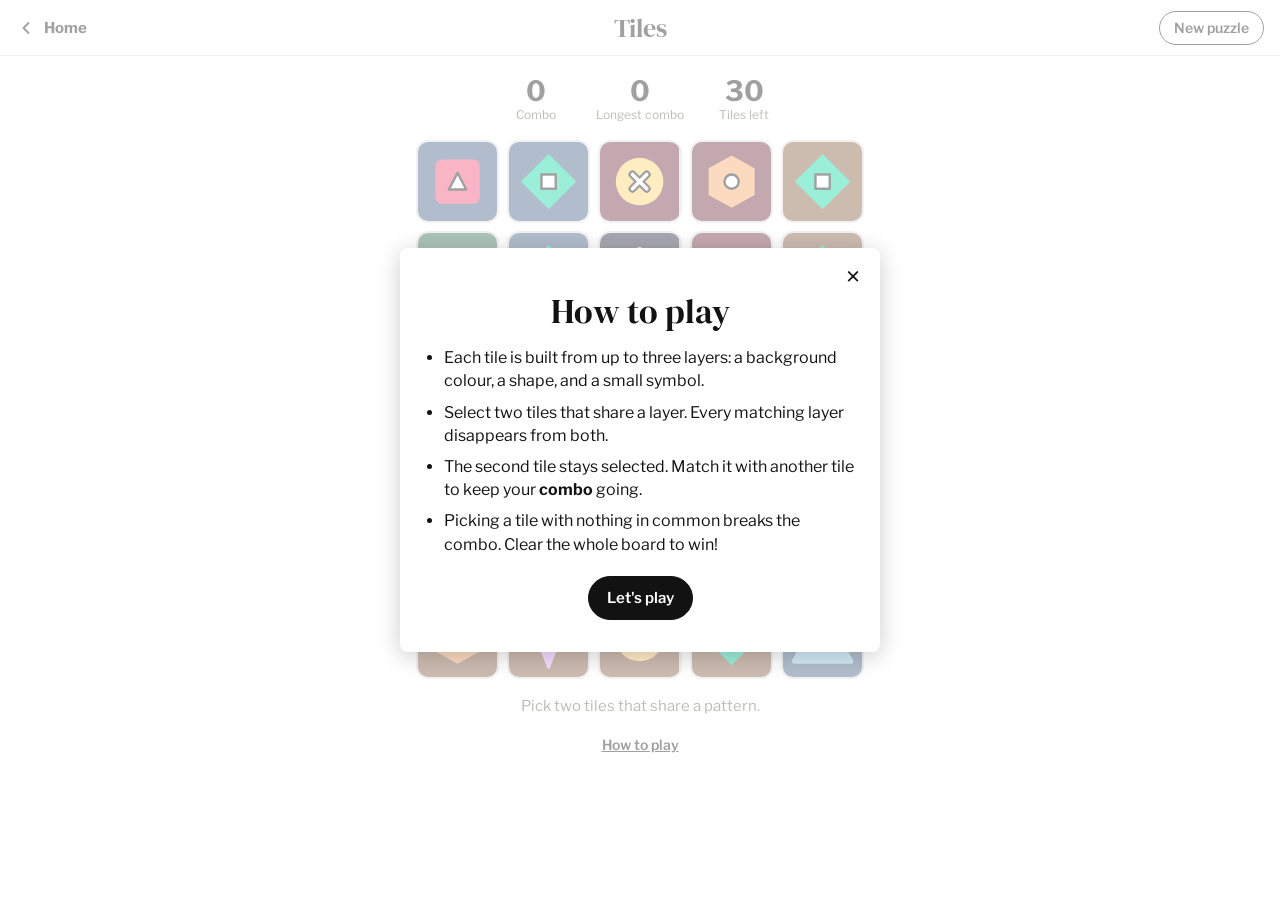
<file: tiles/index.html>
<!doctype html>
<html lang="en">
<head>
  <meta charset="utf-8">
  <meta name="viewport" content="width=device-width, initial-scale=1">
  <title>Tiles Unlimited</title>
  <meta name="description" content="Match tiles that share a pattern and keep the combo going. Endless boards.">
  <link rel="icon" href="/favicon.svg" type="image/svg+xml">
  <link rel="preconnect" href="https://fonts.googleapis.com">
  <link rel="preconnect" href="https://fonts.gstatic.com" crossorigin>
  <link href="https://fonts.googleapis.com/css2?family=DM+Serif+Display&family=Libre+Franklin:wght@400;500;600;700;800&display=swap" rel="stylesheet">
  <link rel="stylesheet" href="/styles.css">
  <link rel="stylesheet" href="/tiles/tiles.css">
</head>
<body>
  <header class="topbar">
    <a class="home" href="/" aria-label="Back to home">
      <svg viewBox="0 0 24 24" fill="none" stroke="currentColor" stroke-width="2.2" stroke-linecap="round" stroke-linejoin="round"><path d="M15 18l-6-6 6-6"/></svg>
      <span class="home-label">Home</span>
    </a>
    <h1>Tiles</h1>
    <div class="actions">
      <button class="pill small" id="new-btn">New puzzle</button>
    </div>
  </header>

  <main class="tiles-wrap">
    <div class="scores">
      <div class="score"><b id="combo">0</b><span>Combo</span></div>
      <div class="score"><b id="best">0</b><span>Longest combo</span></div>
      <div class="score"><b id="left">30</b><span>Tiles left</span></div>
    </div>
    <div class="board" id="board" role="grid" aria-label="Tiles"></div>
    <p class="hint" id="hint">Pick two tiles that share a pattern.</p>
    <button class="link-btn" id="help-btn">How to play</button>
  </main>

  <div class="toast-wrap" id="toasts"></div>

  <div class="modal-backdrop" id="help">
    <div class="modal" role="dialog" aria-modal="true" aria-labelledby="help-title">
      <button class="close" data-close="help" aria-label="Close">&times;</button>
      <h2 id="help-title">How to play</h2>
      <ul class="rules">
        <li>Each tile is built from up to three layers: a background colour, a shape, and a small symbol.</li>
        <li>Select two tiles that share a layer. Every matching layer disappears from both.</li>
        <li>The second tile stays selected. Match it with another tile to keep your <b>combo</b> going.</li>
        <li>Picking a tile with nothing in common breaks the combo. Clear the whole board to win!</li>
      </ul>
      <div class="buttons"><button class="pill solid" data-close="help">Let's play</button></div>
    </div>
  </div>

  <div class="modal-backdrop" id="modal">
    <div class="modal" role="dialog" aria-modal="true" aria-labelledby="modal-title">
      <button class="close" data-close="modal" aria-label="Close">&times;</button>
      <h2 id="modal-title">Board cleared!</h2>
      <p id="modal-sub"></p>
      <div class="stats" id="stats"></div>
      <div class="buttons">
        <button class="pill" id="share-btn">Share</button>
        <button class="pill solid" id="modal-next">Next Puzzle</button>
      </div>
    </div>
  </div>

  <script src="/common.js"></script>
  <script src="/tiles/tiles.js"></script>
</body>
</html>
</file>
<file: styles.css>
:root {
  --ink: #121212;
  --muted: #5a594e;
  --line: #dcdcdc;
  --bg: #ffffff;
  --page: #f6f5f0;
  --sans: "Libre Franklin", "Helvetica Neue", Arial, sans-serif;
  --serif: "DM Serif Display", Georgia, "Times New Roman", serif;
}

* { box-sizing: border-box; }

html, body {
  margin: 0;
  padding: 0;
  background: var(--bg);
  color: var(--ink);
  font-family: var(--sans);
  -webkit-font-smoothing: antialiased;
  -webkit-tap-highlight-color: transparent;
}

button { font-family: inherit; color: inherit; }

/* ---------- Top bar shared by the games ---------- */
.topbar {
  display: flex;
  align-items: center;
  justify-content: space-between;
  gap: 12px;
  height: 56px;
  padding: 0 16px;
  border-bottom: 1px solid var(--line);
  background: var(--bg);
}
.topbar .home {
  display: flex;
  align-items: center;
  gap: 8px;
  color: var(--ink);
  text-decoration: none;
  font-weight: 700;
  font-size: 15px;
}
.topbar .home svg { width: 20px; height: 20px; }
.topbar h1 {
  margin: 0;
  font-family: var(--serif);
  font-weight: 400;
  font-size: 26px;
  letter-spacing: -0.01em;
  position: absolute;
  left: 50%;
  transform: translateX(-50%);
  white-space: nowrap;
}
.topbar .actions { display: flex; gap: 8px; align-items: center; }

.pill {
  border: 1px solid var(--ink);
  background: var(--bg);
  border-radius: 999px;
  padding: 0 18px;
  height: 44px;
  font-size: 15px;
  font-weight: 600;
  cursor: pointer;
  transition: background 0.15s, color 0.15s, opacity 0.15s;
}
.pill:hover:not(:disabled) { background: #f3f3f3; }
.pill.solid { background: var(--ink); color: #fff; }
.pill.solid:hover:not(:disabled) { background: #333; }
.pill:disabled { opacity: 0.35; cursor: default; }
.pill.small { height: 34px; padding: 0 14px; font-size: 14px; }

/* ---------- Difficulty bar (Sudoku, Pips) ---------- */
.sub-bar {
  display: flex;
  justify-content: space-between;
  align-items: center;
  gap: 12px;
  max-width: 900px;
  width: 100%;
  margin: 0 auto;
  padding: 10px 16px;
}
.levels { display: inline-flex; background: #f0efe9; border-radius: 999px; padding: 3px; }
.levels button {
  border: 0;
  background: none;
  border-radius: 999px;
  padding: 7px 14px;
  font-size: 14px;
  font-weight: 600;
  cursor: pointer;
  color: var(--muted);
}
.levels button.on { background: #fff; color: var(--ink); box-shadow: 0 1px 3px rgba(0, 0, 0, 0.15); }
/* ---------- Toast ---------- */
.toast-wrap {
  position: fixed;
  top: 72px;
  left: 50%;
  transform: translateX(-50%);
  z-index: 50;
  display: flex;
  flex-direction: column;
  gap: 8px;
  pointer-events: none;
}
.toast {
  background: var(--ink);
  color: #fff;
  font-weight: 600;
  font-size: 15px;
  padding: 12px 16px;
  border-radius: 6px;
  animation: toast-in 0.15s ease-out;
  text-align: center;
}
.toast.out { opacity: 0; transition: opacity 0.3s; }
@keyframes toast-in { from { opacity: 0; transform: translateY(-6px); } }

/* ---------- Modal ---------- */
.modal-backdrop {
  position: fixed;
  inset: 0;
  background: rgba(255, 255, 255, 0.6);
  display: none;
  align-items: center;
  justify-content: center;
  z-index: 60;
  padding: 16px;
}
.modal-backdrop.open { display: flex; animation: fade 0.2s; }
.modal {
  position: relative;
  background: #fff;
  border-radius: 8px;
  box-shadow: 0 4px 23px rgba(0, 0, 0, 0.2);
  width: 100%;
  max-width: 480px;
  padding: 40px 24px 32px;
  text-align: center;
  animation: rise 0.25s ease-out;
}
.modal .close {
  position: absolute;
  top: 12px;
  right: 12px;
  background: none;
  border: 0;
  font-size: 26px;
  line-height: 1;
  cursor: pointer;
  padding: 4px 8px;
}
.modal h2 { font-family: var(--serif); font-weight: 400; font-size: 34px; margin: 0 0 8px; }
.modal p { margin: 0 0 16px; font-size: 17px; }
.modal .buttons { display: flex; gap: 10px; justify-content: center; flex-wrap: wrap; margin-top: 20px; }
.stats { display: flex; justify-content: center; gap: 22px; margin: 20px 0 8px; }
.stats div { display: flex; flex-direction: column; align-items: center; min-width: 52px; }
.stats b { font-size: 30px; font-weight: 500; }
.stats span { font-size: 12px; }

@keyframes fade { from { opacity: 0; } }
@keyframes rise { from { opacity: 0; transform: translateY(20px); } }
</file>
<file: connections/connections.css>
:root {
  --tile: #efefe6;
  --tile-selected: #5a594e;
  --yellow: #f9df6d;
  --green: #a0c35a;
  --blue: #b0c4ef;
  --purple: #ba81c5;
}

.board-wrap {
  max-width: 624px;
  margin: 0 auto;
  padding: 24px 16px 48px;
  display: flex;
  flex-direction: column;
  align-items: center;
}

.prompt { margin: 8px 0 24px; font-size: 16px; }

.board {
  width: 100%;
  display: grid;
  grid-template-columns: repeat(4, 1fr);
  gap: 8px;
}

.tile, .solved {
  height: 80px;
  border-radius: 6px;
  display: flex;
  align-items: center;
  justify-content: center;
  text-align: center;
  user-select: none;
}

.tile {
  background: var(--tile);
  border: 0;
  font-weight: 700;
  font-size: 20px;
  text-transform: uppercase;
  cursor: pointer;
  padding: 0 4px;
  line-height: 1.1;
  transition: background 0.12s, color 0.12s, transform 0.1s;
  white-space: nowrap;
  overflow: hidden;
}
.tile.phrase { white-space: normal; }
.tile:active { transform: scale(0.96); }
.tile.selected { background: var(--tile-selected); color: #fff; }
.tile.long { font-size: 16px; }
.tile.xlong { font-size: 13px; }
.tile.jump { animation: jump 0.35s ease-in-out; }
.tile.shake { animation: shake 0.45s ease-in-out; }
.tile.fade-swap { animation: swap 0.25s ease-in-out; }

.solved {
  grid-column: 1 / -1;
  flex-direction: column;
  gap: 2px;
  animation: pop 0.35s ease-out;
}
.solved h3 { margin: 0; font-size: 20px; font-weight: 700; text-transform: uppercase; }
.solved p { margin: 0; font-size: 20px; text-transform: uppercase; }
.solved.l0 { background: var(--yellow); }
.solved.l1 { background: var(--green); }
.solved.l2 { background: var(--blue); }
.solved.l3 { background: var(--purple); }

.mistakes {
  display: flex;
  align-items: center;
  gap: 10px;
  margin: 24px 0 20px;
  font-size: 16px;
}
.dots { display: flex; gap: 10px; }
.dot { width: 16px; height: 16px; border-radius: 50%; background: var(--tile-selected); transition: transform 0.3s, opacity 0.3s; }
.dot.gone { transform: scale(0); opacity: 0; }

.controls { display: flex; gap: 10px; justify-content: center; flex-wrap: wrap; }
.controls[hidden] { display: none; }

.emoji-grid { display: inline-flex; flex-direction: column; gap: 4px; margin: 8px 0; }
.emoji-grid .row { display: flex; gap: 4px; }
.emoji-grid .sq { width: 36px; height: 36px; border-radius: 4px; }
.sq.l0 { background: var(--yellow); }
.sq.l1 { background: var(--green); }
.sq.l2 { background: var(--blue); }
.sq.l3 { background: var(--purple); }

@keyframes jump {
  0%, 100% { transform: translateY(0); }
  40% { transform: translateY(-10px); }
}
@keyframes shake {
  0%, 100% { transform: translateX(0); }
  20%, 60% { transform: translateX(-6px); }
  40%, 80% { transform: translateX(6px); }
}
@keyframes pop {
  0% { transform: scale(0.94); opacity: 0.4; }
  60% { transform: scale(1.02); opacity: 1; }
  100% { transform: scale(1); }
}
@keyframes swap { 50% { opacity: 0.2; transform: scale(0.95); } }

@media (max-width: 560px) {
  .home-label { display: none; }
  .topbar h1 { font-size: 22px; }
  .tile, .solved { height: auto; aspect-ratio: 1 / 0.95; }
  .solved { aspect-ratio: auto; height: 80px; }
  .tile { font-size: 15px; }
  .tile.long { font-size: 12px; }
  .tile.xlong { font-size: 10px; }
  .solved h3, .solved p { font-size: 15px; }
  .pill { padding: 0 14px; font-size: 14px; }
}
@media (max-width: 380px) {
  .topbar .pill.small { padding: 0 10px; font-size: 13px; }
}
</file>
<file: letterboxed/letterboxed.css>
:root {
  --lb-bg: #fc716b;
  --lb-line: #faa6a4;
}

body { background: var(--lb-bg); min-height: 100vh; }

.lb {
  max-width: 520px;
  margin: 0 auto;
  padding: 24px 16px 40px;
  display: flex;
  flex-direction: column;
  align-items: center;
}

.entry { width: 100%; text-align: center; min-height: 128px; }
.current {
  display: inline-block;
  min-width: 60%;
  min-height: 48px;
  font-size: 34px;
  font-weight: 700;
  letter-spacing: 0.04em;
  border-bottom: 3px solid var(--ink);
  padding-bottom: 4px;
  line-height: 44px;
}
.current .first { color: rgba(18, 18, 18, 0.45); }
.current.shake { animation: lb-shake 0.4s ease-in-out; }
.played {
  margin-top: 14px;
  min-height: 22px;
  font-size: 17px;
  font-weight: 600;
  letter-spacing: 0.04em;
}
.par { margin: 10px 0 0; font-size: 15px; }

.box-wrap { width: 100%; max-width: 420px; margin: 8px 0 20px; }
.box { width: 100%; height: auto; display: block; user-select: none; touch-action: manipulation; }
.box .frame { fill: #fff; stroke: var(--ink); stroke-width: 4; }
.box .dot { fill: #fff; stroke: var(--ink); stroke-width: 2.5; cursor: pointer; transition: fill 0.12s; }
.box .dot.used { fill: var(--lb-bg); }
.box .dot.active { fill: var(--ink); }
.box .letter {
  font-family: var(--sans);
  font-weight: 700;
  font-size: 26px;
  fill: #fff;
  cursor: pointer;
  text-anchor: middle;
  dominant-baseline: central;
  transition: fill 0.12s;
}
.box .letter.used { fill: var(--ink); }
.box .hit { fill: transparent; cursor: pointer; }
.box .line { stroke: var(--lb-line); stroke-width: 3.5; stroke-linecap: round; fill: none; }
.box .line.current { stroke: var(--lb-bg); stroke-dasharray: 6 5; }

.controls { display: flex; gap: 10px; justify-content: center; flex-wrap: wrap; }
.controls .pill { background: #fff; }
.link-btn {
  margin-top: 18px;
  background: none;
  border: 0;
  text-decoration: underline;
  font-size: 14px;
  cursor: pointer;
}

.modal .solution { font-weight: 700; letter-spacing: 0.04em; }

@keyframes lb-shake {
  0%, 100% { transform: translateX(0); }
  20%, 60% { transform: translateX(-6px); }
  40%, 80% { transform: translateX(6px); }
}

@media (max-width: 560px) {
  .home-label { display: none; }
  .topbar h1 { font-size: 22px; }
  .lb { padding-top: 16px; }
  .entry { min-height: 112px; }
  .current { font-size: 28px; }
  .pill { padding: 0 14px; font-size: 14px; }
}
@media (max-width: 380px) {
  .topbar .pill.small { padding: 0 10px; font-size: 13px; }
}

/* Keep messages clear of the word being typed */
.toast-wrap { top: 196px; }
</file>
<file: mini/mini.css>
:root {
  --cell-selected: #ffda00;
  --word-highlight: #a7d8ff;
  --clue-bar: #dcefff;
  --check-blue: #2860d8;
  --wrong-red: #e63333;
  --key: #d3d6da;
}

body { min-height: 100vh; display: flex; flex-direction: column; }

/* ---------- Toolbar ---------- */
.toolbar {
  display: flex;
  justify-content: space-between;
  align-items: center;
  max-width: 1000px;
  width: 100%;
  margin: 0 auto;
  padding: 8px 16px;
  border-bottom: 1px solid var(--line);
}
.timer-wrap { display: flex; align-items: center; gap: 6px; }
.timer { font-weight: 700; font-size: 17px; font-variant-numeric: tabular-nums; min-width: 44px; }
.icon-btn { background: none; border: 0; cursor: pointer; padding: 6px; display: flex; }
.icon-btn svg { width: 18px; height: 18px; fill: var(--ink); }
.menus { display: flex; gap: 4px; }
.menu { position: relative; }
.menu-btn {
  background: none;
  border: 0;
  font-size: 15px;
  font-weight: 500;
  padding: 8px 10px;
  border-radius: 4px;
  cursor: pointer;
}
.menu-btn:hover, .menu-btn.open { background: #f0f0f0; }
.menu-list {
  display: none;
  position: absolute;
  right: 0;
  top: 100%;
  margin-top: 4px;
  background: #fff;
  border: 1px solid var(--line);
  border-radius: 6px;
  box-shadow: 0 4px 12px rgba(0, 0, 0, 0.12);
  min-width: 150px;
  z-index: 20;
  padding: 4px 0;
}
.menu-list.open { display: block; }
.menu-list button {
  display: flex;
  justify-content: space-between;
  width: 100%;
  background: none;
  border: 0;
  text-align: left;
  padding: 10px 16px;
  font-size: 15px;
  cursor: pointer;
}
.menu-list button:hover { background: #f3f3f3; }
.checkmark::after { content: ""; }
.checkmark.on::after { content: "✓"; font-weight: 700; }

/* ---------- Layout ---------- */
.layout {
  flex: 1;
  display: flex;
  gap: 40px;
  justify-content: center;
  align-items: flex-start;
  max-width: 1000px;
  width: 100%;
  margin: 0 auto;
  padding: 24px 16px;
}
.puzzle { width: 100%; max-width: 480px; }

.clue-bar {
  display: flex;
  align-items: center;
  background: var(--clue-bar);
  border-radius: 4px;
  min-height: 60px;
  margin-bottom: 16px;
}
.clue-text { flex: 1; font-size: 17px; padding: 10px 4px; line-height: 1.3; }
.clue-text b { margin-right: 8px; }
.clue-arrow { background: none; border: 0; cursor: pointer; padding: 0 10px; height: 60px; display: flex; align-items: center; }
.clue-arrow svg { width: 22px; height: 22px; }

.grid-wrap { position: relative; }
.grid {
  display: grid;
  grid-template-columns: repeat(5, minmax(0, 1fr));
  grid-template-rows: repeat(5, minmax(0, 1fr));
  border: 3px solid var(--ink);
  background: var(--ink);
  gap: 1px;
  aspect-ratio: 1;
  width: 100%;
  user-select: none;
  touch-action: manipulation;
}
.grid.blurred { filter: blur(10px); }
.cell {
  position: relative;
  background: #fff;
  display: flex;
  align-items: center;
  justify-content: center;
  cursor: pointer;
  overflow: hidden;
  min-width: 0;
  min-height: 0;
}
.cell.black { background: var(--ink); cursor: default; }
.cell.word { background: var(--word-highlight); }
.cell.selected { background: var(--cell-selected); }
.cell .num {
  position: absolute;
  top: 3px;
  left: 5px;
  font-size: clamp(11px, 3vw, 17px);
  font-weight: 500;
  line-height: 1;
}
.cell .letter {
  font-size: clamp(30px, 11vw, 56px);
  font-weight: 400;
  line-height: 1;
  margin-top: 10%;
  text-transform: uppercase;
}
.cell.checked .letter { color: var(--check-blue); }
.cell.wrong::after {
  content: "";
  position: absolute;
  inset: 0;
  background: linear-gradient(to top right, transparent calc(50% - 1.5px), var(--wrong-red) calc(50% - 1.5px), var(--wrong-red) calc(50% + 1.5px), transparent calc(50% + 1.5px));
  pointer-events: none;
}
.cell.revealed::before {
  content: "";
  position: absolute;
  top: 0;
  right: 0;
  border-style: solid;
  border-width: 0 12px 12px 0;
  border-color: transparent var(--wrong-red) transparent transparent;
}
.cell.revealed .letter { color: var(--check-blue); }
.grid.solved .cell:not(.black) { animation: solved-wave 0.6s ease-in-out both; }
@keyframes solved-wave {
  50% { transform: scale(1.08); background: var(--word-highlight); }
}

.paused {
  position: absolute;
  inset: 0;
  display: flex;
  flex-direction: column;
  align-items: center;
  justify-content: center;
  gap: 8px;
  font-size: 18px;
  font-weight: 600;
}
.paused[hidden] { display: none; }

/* ---------- Clue lists ---------- */
.clue-lists { display: flex; gap: 28px; width: 100%; max-width: 440px; }
.clue-col { flex: 1; min-width: 0; }
.clue-col h2 {
  font-size: 15px;
  font-weight: 700;
  text-transform: uppercase;
  letter-spacing: 0.04em;
  margin: 0 0 8px;
  padding-bottom: 8px;
  border-bottom: 1px solid var(--line);
}
.clue-col ol { list-style: none; margin: 0; padding: 0; }
.clue-col li {
  display: flex;
  gap: 10px;
  padding: 8px 10px 8px 8px;
  font-size: 16px;
  line-height: 1.3;
  cursor: pointer;
  border-left: 8px solid transparent;
  border-radius: 2px;
}
.clue-col li b { min-width: 16px; }
.clue-col li.active { background: var(--word-highlight); }
.clue-col li.cross { border-left-color: var(--word-highlight); }
.clue-col li.done { color: #959595; }

/* ---------- On-screen keyboard (touch devices) ---------- */
.keyboard { display: none; padding: 8px 4px 12px; background: #f4f4f4; }
.keyboard .row { display: flex; justify-content: center; gap: 5px; margin-bottom: 7px; }
.keyboard button {
  flex: 1;
  max-width: 44px;
  height: 52px;
  border: 0;
  border-radius: 5px;
  background: #fff;
  box-shadow: 0 1px 0 rgba(0, 0, 0, 0.25);
  font-size: 19px;
  font-weight: 500;
  cursor: pointer;
  touch-action: manipulation;
}
.keyboard button:active { background: var(--key); }
.keyboard button.wide { max-width: 70px; flex: 1.5; font-size: 13px; }
.keyboard svg { width: 22px; height: 22px; }


.modal .star { font-size: 48px; color: var(--check-blue); line-height: 1; margin-bottom: 8px; }

@media (max-width: 860px) {
  .layout { flex-direction: column; align-items: center; padding-top: 12px; gap: 24px; }
  .clue-lists { max-width: 480px; }
}

@media (pointer: coarse), (max-width: 600px) {
  body.touch .keyboard { display: block; }
  body.touch .layout { padding-top: 12px; padding-bottom: 12px; }
  body.touch .puzzle { max-width: min(480px, calc(100dvh - 400px)); }
  body.touch .clue-bar { min-height: 52px; margin-bottom: 12px; }
  body.touch .clue-lists { display: none; }
  .home-label { display: none; }
  .topbar h1 { font-size: 22px; }
}
@media (max-width: 380px) {
  .topbar .pill.small { padding: 0 10px; font-size: 13px; }
  .menu-btn { padding: 8px 6px; font-size: 14px; }
}
</file>
<file: pips/pips.css>
body { min-height: 100vh; display: flex; flex-direction: column; }

.timer { font-weight: 700; font-size: 17px; font-variant-numeric: tabular-nums; }

.pips {
  flex: 1;
  display: flex;
  gap: 40px;
  justify-content: center;
  align-items: flex-start;
  max-width: 980px;
  width: 100%;
  margin: 0 auto;
  padding: 12px 16px 40px;
}
.board-col { display: flex; justify-content: center; flex: 0 1 auto; min-width: 0; }

/* ---------- Board ---------- */
.board {
  position: relative;
  width: min(calc(100vw - 32px), calc(var(--W) * 68px));
  aspect-ratio: var(--W) / var(--H);
  -webkit-user-select: none;
  user-select: none;
  touch-action: manipulation;
}
.cells {
  position: absolute;
  inset: 0;
  display: grid;
  grid-template-columns: repeat(var(--W), 1fr);
  grid-template-rows: repeat(var(--H), 1fr);
}
.sq { position: relative; }
.sq.on {
  background: var(--fill, #e6e4dc);
  border: 2px solid transparent;
  cursor: pointer;
  /* white gutters between squares */
  box-shadow: inset 0 0 0 1.5px rgba(255, 255, 255, 0.85);
}
.sq.on.none { --fill: #e6e4dc; }
.sq.t { border-top-color: var(--edge, #c9c6ba); border-top-style: dashed; }
.sq.r { border-right-color: var(--edge, #c9c6ba); border-right-style: dashed; }
.sq.b { border-bottom-color: var(--edge, #c9c6ba); border-bottom-style: dashed; }
.sq.l { border-left-color: var(--edge, #c9c6ba); border-left-style: dashed; }
.sq.bad { animation: badflash 1.2s ease-out; }
@keyframes badflash { 0%, 60% { box-shadow: inset 0 0 0 3px #e63333; } }

.badge {
  position: absolute;
  z-index: 3;
  width: calc(100% / var(--W) * 0.52);
  aspect-ratio: 1;
  transform: translate(-50%, -50%) rotate(45deg);
  background: var(--edge);
  border: 2px solid #fff;
  border-radius: 4px;
  display: flex;
  align-items: center;
  justify-content: center;
  pointer-events: none;
  box-shadow: 0 1px 3px rgba(0, 0, 0, 0.25);
}
.badge span { transform: rotate(-45deg); color: #fff; font-weight: 800; font-size: clamp(11px, 3.2vw, 17px); line-height: 1; white-space: nowrap; }
.badge.ok { background: #2e9e57; }
.badge.ok span::after { content: " ✓"; font-size: 0.7em; }
.badge.wrong { background: #e63333; }

/* ---------- Dominoes ---------- */
.domino {
  display: flex;
  background: #fff;
  border: 2px solid var(--ink);
  border-radius: 10px;
  overflow: hidden;
  box-shadow: 0 2px 0 var(--ink);
}
.domino.v { flex-direction: column; }
.domino .half { flex: 1; display: flex; }
.domino .half + .half { border-left: 1.5px solid #c8c8c8; }
.domino.v .half + .half { border-left: 0; border-top: 1.5px solid #c8c8c8; }
.domino svg { width: 100%; height: 100%; display: block; }

.placed {
  position: absolute;
  z-index: 2;
  padding: 3px;
  cursor: pointer;
}
.placed.new { animation: drop 0.18s ease-out; }
.placed .domino { width: 100%; height: 100%; }
@keyframes drop { from { transform: scale(1.12); opacity: 0.4; } }
.ghost { position: absolute; z-index: 2; padding: 3px; pointer-events: none; opacity: 0.45; }
.ghost .domino { width: 100%; height: 100%; }

/* ---------- Tray ---------- */
.side { display: flex; flex-direction: column; gap: 14px; width: 340px; flex-shrink: 0; }
.tray {
  display: flex;
  flex-wrap: wrap;
  gap: 10px;
  justify-content: center;
  align-content: flex-start;
  min-height: 120px;
  padding: 14px;
  background: #f4f3ee;
  border-radius: 14px;
}
.slot {
  display: flex;
  align-items: center;
  justify-content: center;
  width: 96px;
  height: 96px;
  border: 0;
  padding: 0;
  background: none;
  cursor: pointer;
  border-radius: 12px;
}
.slot .domino { width: 88px; height: 44px; transition: transform 0.2s; }
.slot .domino.v { width: 44px; height: 88px; }
.slot.sel .domino { box-shadow: 0 0 0 3px #ffda00, 0 0 0 5px var(--ink); transform: translateY(-2px); }
.slot.used { visibility: hidden; }
.slot:focus-visible { outline: 3px solid #3a86ff; }

.side-actions { display: flex; gap: 10px; justify-content: center; }
.side-actions .pill { display: inline-flex; align-items: center; gap: 6px; }
.side-actions svg { width: 17px; height: 17px; }
.tip { margin: 0; text-align: center; font-size: 14px; color: var(--muted); min-height: 1.4em; }
.links { display: flex; justify-content: center; gap: 18px; }
.link-btn { background: none; border: 0; padding: 4px; font-size: 14px; font-weight: 600; text-decoration: underline; cursor: pointer; }

.rules { text-align: left; padding-left: 4px; list-style: none; margin: 0 0 12px; font-size: 16px; line-height: 1.4; }
.rules li { margin-bottom: 10px; }
.chip { display: inline-block; min-width: 34px; text-align: center; padding: 2px 6px; border-radius: 6px; background: #8e62d0; color: #fff; margin-right: 4px; }
.modal p.small { font-size: 14px; color: var(--muted); }

@media (max-width: 820px) {
  .pips { flex-direction: column; align-items: center; gap: 18px; padding-top: 4px; }
  .side { width: min(100%, 560px); }
  .slot { width: 76px; height: 76px; }
  .slot .domino { width: 70px; height: 35px; }
  .slot .domino.v { width: 35px; height: 70px; }
  .tray { gap: 6px; padding: 10px; min-height: 0; }
}
@media (max-width: 420px) {
  .topbar .home-label { display: none; }
  .levels button { padding: 6px 10px; font-size: 13px; }
  .slot { width: 64px; height: 64px; }
  .slot .domino { width: 60px; height: 30px; border-radius: 7px; }
  .slot .domino.v { width: 30px; height: 60px; }
}
</file>
<file: spellingbee/spellingbee.css>
:root {
  --bee: #f7da21;
  --hex: #e6e6e6;
  --grey: #dcdcdc;
}

body { min-height: 100vh; display: flex; flex-direction: column; }

.bee-toolbar {
  display: flex;
  justify-content: flex-end;
  gap: 4px;
  max-width: 1080px;
  width: 100%;
  margin: 0 auto;
  padding: 6px 16px;
  border-bottom: 1px solid var(--line);
}
.text-btn {
  background: none;
  border: 0;
  font-size: 15px;
  font-weight: 500;
  padding: 8px 10px;
  border-radius: 4px;
  cursor: pointer;
}
.text-btn:hover { background: #f0f0f0; }
.text-btn:disabled { opacity: 0.35; cursor: default; background: none; }

/* ---------- Layout: play area left, status right (desktop) ---------- */
.bee-layout {
  flex: 1;
  display: flex;
  flex-direction: row-reverse;
  justify-content: center;
  gap: 48px;
  max-width: 1080px;
  width: 100%;
  margin: 0 auto;
  padding: 24px 16px 40px;
}
.bee-play {
  flex: 1;
  max-width: 440px;
  display: flex;
  flex-direction: column;
  align-items: center;
  position: relative;
  padding-top: 40px;
}
.bee-status { flex: 1; max-width: 520px; min-width: 0; display: flex; flex-direction: column; gap: 16px; }

/* ---------- Rank bar ---------- */
.rank {
  display: flex;
  align-items: center;
  gap: 16px;
  background: none;
  border: 0;
  padding: 8px 0;
  cursor: pointer;
  width: 100%;
  text-align: left;
}
.rank-name { font-weight: 700; font-size: 16px; min-width: 96px; }
.rank-track { position: relative; flex: 1; height: 28px; display: flex; align-items: center; }
.rank-line { position: absolute; left: 0; right: 0; height: 1px; background: var(--grey); top: 50%; }
.rank-dots { position: relative; display: flex; justify-content: space-between; width: 100%; align-items: center; }
.rank-dot {
  width: 9px;
  height: 9px;
  border-radius: 50%;
  background: var(--grey);
  display: flex;
  align-items: center;
  justify-content: center;
  font-size: 11px;
  font-weight: 600;
  transition: all 0.25s;
}
.rank-dot.done { background: var(--bee); }
.rank-dot.current {
  width: 30px;
  height: 30px;
  margin: 0 -10px;
  background: var(--bee);
  font-size: 12px;
}
.rank-dot.last { border-radius: 2px; width: 10px; height: 10px; }
.rank-dot.last.current { border-radius: 4px; width: 30px; height: 30px; margin: 0 0 0 -20px; }

/* ---------- Found words ---------- */
.wordlist {
  border: 1px solid var(--grey);
  border-radius: 6px;
  background: #fff;
  overflow: hidden;
}
.wordlist-head {
  display: none;
  width: 100%;
  background: none;
  border: 0;
  padding: 12px 14px;
  font-size: 15px;
  text-align: left;
  cursor: pointer;
  align-items: center;
  justify-content: space-between;
  gap: 8px;
}
.wordlist-head span { overflow: hidden; text-overflow: ellipsis; white-space: nowrap; }
.wordlist-head .chev { width: 18px; height: 18px; flex: none; transition: transform 0.2s; }
.wordlist.open .wordlist-head .chev { transform: rotate(180deg); }
.wordlist-body { padding: 16px 20px 20px; min-height: 320px; }
.wordlist-count { margin: 0 0 12px; font-size: 15px; }
#found-list {
  list-style: none;
  margin: 0;
  padding: 0;
  columns: 3;
  column-gap: 24px;
}
#found-list li {
  font-size: 15px;
  padding: 7px 0;
  border-bottom: 1px solid var(--grey);
  text-transform: capitalize;
  break-inside: avoid;
}
#found-list li.pangram { font-weight: 700; }
#found-list li.missed { color: #a0a0a0; }
#found-list li.missed.pangram { color: #b49b00; }

/* ---------- Input line ---------- */
.input {
  min-height: 48px;
  font-size: 30px;
  font-weight: 700;
  letter-spacing: 0.02em;
  text-transform: uppercase;
  display: flex;
  align-items: center;
  justify-content: center;
  margin-bottom: 16px;
  max-width: 100%;
  overflow: hidden;
}
.input.shake { animation: shake 0.4s ease-in-out; }
.input .center { color: var(--bee); }
.input .bad { color: #c8c8c8; }
.caret {
  width: 2px;
  height: 34px;
  background: var(--bee);
  margin-left: 2px;
  animation: blink 1s step-end infinite;
}
@keyframes blink { 50% { opacity: 0; } }
@keyframes shake {
  0%, 100% { transform: translateX(0); }
  20%, 60% { transform: translateX(-8px); }
  40%, 80% { transform: translateX(8px); }
}

/* ---------- Messages ---------- */
.msg-wrap { position: absolute; top: 0; left: 0; right: 0; display: flex; justify-content: center; pointer-events: none; height: 40px; }
.msg {
  display: none;
  align-items: center;
  gap: 8px;
  font-size: 15px;
  font-weight: 600;
  padding: 8px 14px;
  border-radius: 6px;
  animation: msg-in 0.15s ease-out;
}
.msg.show { display: flex; }
.msg.error { background: var(--ink); color: #fff; }
.msg.good { background: #fff; border: 1px solid var(--grey); }
.msg .plus { font-weight: 700; }
.msg.pangram { background: var(--bee); border-color: var(--bee); }
@keyframes msg-in { from { opacity: 0; transform: translateY(6px); } }

/* ---------- Honeycomb ---------- */
.hive { width: 100%; max-width: 300px; overflow: visible; user-select: none; -webkit-user-select: none; touch-action: manipulation; }
.hive .cell { cursor: pointer; }
.hive .cell polygon { fill: var(--hex); transition: transform 0.1s, fill 0.1s; transform-box: fill-box; transform-origin: center; }
.hive .cell.center polygon { fill: var(--bee); }
.hive .cell.pressed polygon { transform: scale(0.9); }
.hive .cell text {
  font-family: var(--sans);
  font-size: 38px;
  font-weight: 700;
  text-anchor: middle;
  dominant-baseline: central;
  text-transform: uppercase;
  pointer-events: none;
  transition: opacity 0.15s;
}
.hive.fading .cell:not(.center) text { opacity: 0; }

.hive-actions { display: flex; gap: 10px; margin-top: 28px; }
.hive-actions .pill { min-width: 92px; }
.hive-actions .pill.round { min-width: 0; width: 48px; height: 48px; padding: 0; border-radius: 50%; display: flex; align-items: center; justify-content: center; }
.hive-actions .pill.round svg { width: 22px; height: 22px; }

/* ---------- Modals ---------- */
.ranks-table { width: 100%; border-collapse: collapse; margin-top: 8px; text-align: left; font-size: 16px; }
.ranks-table td { padding: 8px 6px; border-bottom: 1px solid #eee; }
.ranks-table td:last-child { text-align: right; font-variant-numeric: tabular-nums; }
.ranks-table tr.current td { font-weight: 700; background: #fdf6c3; }
.bee-badge { font-size: 52px; line-height: 1; margin-bottom: 8px; }
.bee-badge.queen { animation: bounce 0.8s ease-in-out 3; }
@keyframes bounce { 50% { transform: translateY(-10px) rotate(-8deg); } }

/* ---------- Phone ---------- */
@media (max-width: 760px) {
  .home-label { display: none; }
  .topbar h1 { font-size: 22px; }
  .bee-layout { flex-direction: column; justify-content: flex-start; gap: 8px; padding: 8px 16px 24px; }
  .bee-status { max-width: none; flex: none; gap: 8px; position: relative; }
  .bee-play { max-width: none; padding-top: 44px; }
  .rank-name { min-width: 80px; font-size: 15px; }
  .wordlist-head { display: flex; }
  .wordlist-body { display: none; min-height: 0; max-height: 55vh; overflow-y: auto; border-top: 1px solid var(--grey); }
  .wordlist.open .wordlist-body { display: block; }
  .wordlist.open {
    position: absolute;
    top: 46px;
    left: 0;
    right: 0;
    z-index: 30;
    box-shadow: 0 6px 18px rgba(0, 0, 0, 0.15);
  }
  #found-list { columns: 2; }
  .bee-toolbar { padding: 2px 16px; }
  .bee-play { padding-top: 36px; }
  .hive { max-width: min(270px, calc(100dvh - 400px)); min-width: 200px; }
  .input { font-size: 26px; min-height: 40px; margin-bottom: 10px; }
  .caret { height: 30px; }
  .hive-actions { margin-top: 18px; }
}
@media (max-width: 380px) {
  .topbar .pill.small { padding: 0 10px; font-size: 13px; }
  .hive-actions .pill { min-width: 80px; padding: 0 12px; }
}
</file>
<file: strands/strands.css>
:root {
  --found: #aedfee;
  --spangram: #f8cd05;
  --selecting: #dbd8c5;
  --theme-head: #aedfee;
}

.layout {
  display: flex;
  gap: 48px;
  justify-content: center;
  align-items: flex-start;
  max-width: 920px;
  margin: 0 auto;
  padding: 32px 16px 48px;
}

/* ---------- Side panel ---------- */
.side { width: 280px; display: flex; flex-direction: column; align-items: center; gap: 20px; padding-top: 40px; }
.theme-card {
  width: 100%;
  border: 1px solid #d3d3d3;
  border-radius: 12px;
  overflow: hidden;
  text-align: center;
}
.theme-head {
  background: var(--theme-head);
  font-size: 14px;
  font-weight: 600;
  letter-spacing: 0.02em;
  padding: 10px;
}
.theme-clue { font-size: 22px; font-weight: 700; padding: 20px 16px; }
.progress { margin: 0; font-size: 17px; text-align: center; }
.progress b { font-weight: 800; }

.hint-btn { position: relative; overflow: hidden; min-width: 110px; }
.hint-btn .hint-fill {
  position: absolute;
  left: 0;
  top: 0;
  bottom: 0;
  width: 0;
  background: #e8e8e8;
  transition: width 0.4s ease;
}
.hint-btn .hint-label { position: relative; }
.hint-btn.ready { border-width: 2px; }
.hint-btn:disabled { opacity: 1; color: #8a8a8a; border-color: #b8b8b8; }
.mobile-controls { display: none; }

/* ---------- Board ---------- */
.play { display: flex; flex-direction: column; align-items: center; width: 100%; max-width: 420px; }
.current {
  min-height: 44px;
  font-size: 30px;
  font-weight: 700;
  letter-spacing: 0.04em;
  text-transform: uppercase;
  margin-bottom: 12px;
  text-align: center;
}
.current.ok { color: #2b8ea8; }
.current.bad { animation: wobble 0.4s; }

.board {
  position: relative;
  width: 100%;
  aspect-ratio: 6 / 8;
  touch-action: none;
  user-select: none;
  -webkit-user-select: none;
}
.lines { position: absolute; inset: 0; width: 100%; height: 100%; pointer-events: none; }
.lines line { stroke-linecap: round; }

.letter {
  position: absolute;
  width: calc(100% / 6 * 0.78);
  aspect-ratio: 1;
  transform: translate(-50%, -50%);
  border-radius: 50%;
  display: flex;
  align-items: center;
  justify-content: center;
  font-size: clamp(20px, 6vw, 28px);
  font-weight: 500;
  text-transform: uppercase;
  cursor: pointer;
  transition: background 0.15s;
}
.letter.selected { background: var(--selecting); }
.letter.found { background: var(--found); }
.letter.span { background: var(--spangram); }
.letter.hinted { box-shadow: inset 0 0 0 3px var(--found); }
.letter.hinted.found, .letter.hinted.span { box-shadow: none; }
.letter.pop { animation: pop 0.35s ease-out; }

.summary { display: flex; flex-wrap: wrap; justify-content: center; gap: 4px; font-size: 26px; max-width: 300px; margin: 8px auto; }

@keyframes pop { 50% { transform: translate(-50%, -50%) scale(1.15); } }
@keyframes wobble {
  20%, 60% { transform: translateX(-6px); }
  40%, 80% { transform: translateX(6px); }
}

@media (max-width: 760px) {
  .home-label { display: none; }
  .topbar h1 { font-size: 22px; }
  .layout { flex-direction: column; align-items: center; gap: 12px; padding-top: 16px; }
  .side { width: 100%; max-width: 420px; padding-top: 0; gap: 10px; }
  .side .hint-btn { display: none; }
  .theme-head { padding: 6px; font-size: 13px; }
  .theme-clue { font-size: 19px; padding: 10px; }
  .progress { font-size: 15px; }
  .current { font-size: 24px; min-height: 34px; margin-bottom: 4px; }
  .play { max-width: min(420px, calc((100dvh - 330px) * 0.75)); }
  .mobile-controls { display: flex; justify-content: center; margin-top: 12px; }
}
</file>
<file: sudoku/sudoku.css>
:root {
  --sel: #ffda00;
  --peer: #e7eaf6;
  --same: #c9d3f3;
  --user: #2860d8;
  --bad: #e63333;
  --given: #121212;
}

body { min-height: 100vh; display: flex; flex-direction: column; }

.timer-wrap { display: flex; align-items: center; gap: 4px; }
.timer { font-weight: 700; font-size: 17px; font-variant-numeric: tabular-nums; min-width: 44px; text-align: right; }
.icon-btn { background: none; border: 0; cursor: pointer; padding: 6px; display: flex; }
.icon-btn svg { width: 18px; height: 18px; fill: var(--ink); }

/* ---------- Layout ---------- */
.sudoku {
  flex: 1;
  display: flex;
  gap: 40px;
  justify-content: center;
  align-items: flex-start;
  padding: 8px 16px 40px;
  max-width: 900px;
  width: 100%;
  margin: 0 auto;
}
.grid-wrap { position: relative; width: min(100%, 500px); flex-shrink: 0; }

.grid {
  display: grid;
  grid-template-columns: repeat(9, 1fr);
  aspect-ratio: 1;
  border: 3px solid var(--ink);
  background: var(--ink);
  gap: 1px;
  user-select: none;
  -webkit-user-select: none;
  touch-action: manipulation;
}
.cell {
  position: relative;
  background: #fff;
  display: flex;
  align-items: center;
  justify-content: center;
  font-size: clamp(20px, 5.4vw, 32px);
  font-weight: 500;
  color: var(--user);
  cursor: pointer;
}
.cell.given { color: var(--given); font-weight: 600; }
/* thicker lines between boxes */
.cell.bx { margin-right: 2px; }
.cell.by { margin-bottom: 2px; }
.cell.peer { background: var(--peer); }
.cell.same { background: var(--same); }
.cell.sel { background: var(--sel); }
.cell.bad { color: var(--bad); }
.cell.bad::after {
  content: "";
  position: absolute;
  right: 4px;
  bottom: 4px;
  width: 6px;
  height: 6px;
  border-radius: 50%;
  background: var(--bad);
}
.cell.hinted { color: #1a7f37; }
.cell.pop { animation: pop 0.25s ease-out; }
@keyframes pop { 50% { transform: scale(1.15); } }

.notes {
  position: absolute;
  inset: 2px;
  display: grid;
  grid-template-columns: repeat(3, 1fr);
  grid-template-rows: repeat(3, 1fr);
  font-size: clamp(9px, 2vw, 12px);
  font-weight: 600;
  color: #6b6b6b;
}
.notes span { display: flex; align-items: center; justify-content: center; }
.notes span.hl { background: var(--sel); border-radius: 50%; color: var(--ink); }

.grid.solved .cell { animation: wave 0.6s ease-out both; }
@keyframes wave { 40% { background: #c6f1d0; } }

.paused {
  position: absolute;
  inset: 0;
  background: rgba(255, 255, 255, 0.96);
  display: flex;
  flex-direction: column;
  align-items: center;
  justify-content: center;
  gap: 12px;
  font-family: var(--serif);
  font-size: 30px;
  z-index: 5;
}
.paused[hidden] { display: none; }
.paused p { margin: 0; }

/* ---------- Controls ---------- */
.panel { display: flex; flex-direction: column; gap: 14px; width: 280px; }
.modes { display: flex; gap: 8px; }
.mode {
  flex: 1;
  height: 40px;
  border-radius: 8px;
  border: 1px solid var(--ink);
  background: #fff;
  font-size: 14px;
  font-weight: 600;
  cursor: pointer;
}
.mode.on { background: var(--ink); color: #fff; }
.pad { display: grid; grid-template-columns: repeat(3, 1fr); gap: 8px; }
.pad button {
  position: relative;
  aspect-ratio: 1;
  border: 0;
  border-radius: 10px;
  background: #e8e7e1;
  font-size: 28px;
  font-weight: 600;
  cursor: pointer;
  transition: background 0.1s, transform 0.1s;
}
.pad button:hover { background: #dcdbd3; }
.pad button:active { transform: scale(0.95); }
.pad button.notes-mode { font-size: 18px; color: #555; }
.pad button.done { opacity: 0.25; }
.pad small { position: absolute; top: 4px; right: 7px; font-size: 11px; color: var(--muted); font-weight: 600; }
.tools { display: flex; gap: 8px; }
.tool {
  flex: 1;
  display: flex;
  flex-direction: column;
  align-items: center;
  gap: 2px;
  padding: 8px 0;
  border: 0;
  background: none;
  font-size: 13px;
  font-weight: 600;
  border-radius: 8px;
  cursor: pointer;
}
.tool:hover { background: #f1f0eb; }
.tool svg { width: 22px; height: 22px; }

@media (max-width: 760px) {
  .sudoku { flex-direction: column; align-items: center; justify-content: flex-start; flex: 0 0 auto; gap: 14px; padding-top: 4px; }
  .panel { width: min(100%, 500px); }
  .pad { grid-template-columns: repeat(9, 1fr); gap: 4px; }
  .pad button { aspect-ratio: auto; height: 52px; font-size: 22px; border-radius: 8px; }
  .pad button.notes-mode { font-size: 14px; }
  .pad small { display: none; }
  .tools { order: -1; }
  .modes { order: -2; }
}
@media (max-width: 420px) {
  .topbar .home-label { display: none; }
  .levels button { padding: 6px 10px; font-size: 13px; }
}
</file>
<file: tiles/tiles.css>
.tiles-wrap {
  max-width: 480px;
  margin: 0 auto;
  padding: 20px 16px 48px;
  display: flex;
  flex-direction: column;
  align-items: center;
}

.scores { display: flex; gap: 28px; margin-bottom: 18px; }
.score { display: flex; flex-direction: column; align-items: center; min-width: 64px; }
.score b { font-size: 28px; font-weight: 700; line-height: 1.1; transition: transform 0.2s; }
.score span { font-size: 12px; color: var(--muted); }
.score b.bump { animation: bump 0.35s ease-out; }
@keyframes bump { 40% { transform: scale(1.35); } }

.board {
  width: 100%;
  display: grid;
  grid-template-columns: repeat(5, 1fr);
  gap: 8px;
}

.tile {
  position: relative;
  aspect-ratio: 1;
  padding: 0;
  border: 2px solid var(--line);
  border-radius: 12px;
  background: #fff;
  cursor: pointer;
  overflow: hidden;
  transition: transform 0.15s, box-shadow 0.15s, border-color 0.15s;
  -webkit-user-select: none;
  user-select: none;
  touch-action: manipulation;
}
.tile svg { display: block; width: 100%; height: 100%; }
.tile:hover:not(.empty) { transform: translateY(-2px); box-shadow: 0 4px 10px rgba(0, 0, 0, 0.12); }
.tile:focus-visible { outline: 3px solid #3a86ff; outline-offset: 2px; }
.tile.selected {
  border-color: var(--ink);
  box-shadow: 0 0 0 3px var(--ink), 0 6px 14px rgba(0, 0, 0, 0.2);
  transform: translateY(-3px) scale(1.04);
  z-index: 1;
}
.tile.empty { background: transparent; border-style: dashed; border-color: #e6e5df; cursor: default; }
.tile.shake { animation: shake 0.3s; }
@keyframes shake { 25% { transform: translateX(-4px); } 75% { transform: translateX(4px); } }

.tile .out { animation: vanish 0.3s ease-in forwards; transform-origin: 50px 50px; transform-box: view-box; }
@keyframes vanish { to { opacity: 0; transform: scale(0.4); } }

.hint { margin: 18px 0 0; font-size: 15px; color: var(--muted); min-height: 1.4em; text-align: center; }

.link-btn { margin-top: 14px; background: none; border: 0; padding: 4px; font-size: 14px; font-weight: 600; text-decoration: underline; cursor: pointer; }

.rules { text-align: left; margin: 12px 0 0; padding-left: 20px; font-size: 16px; line-height: 1.45; }
.rules li { margin-bottom: 8px; }

@media (max-width: 420px) {
  .board { gap: 6px; }
  .tile { border-radius: 9px; }
  .scores { gap: 18px; }
  .score b { font-size: 24px; }
  .topbar .home-label { display: none; }
}
</file>
